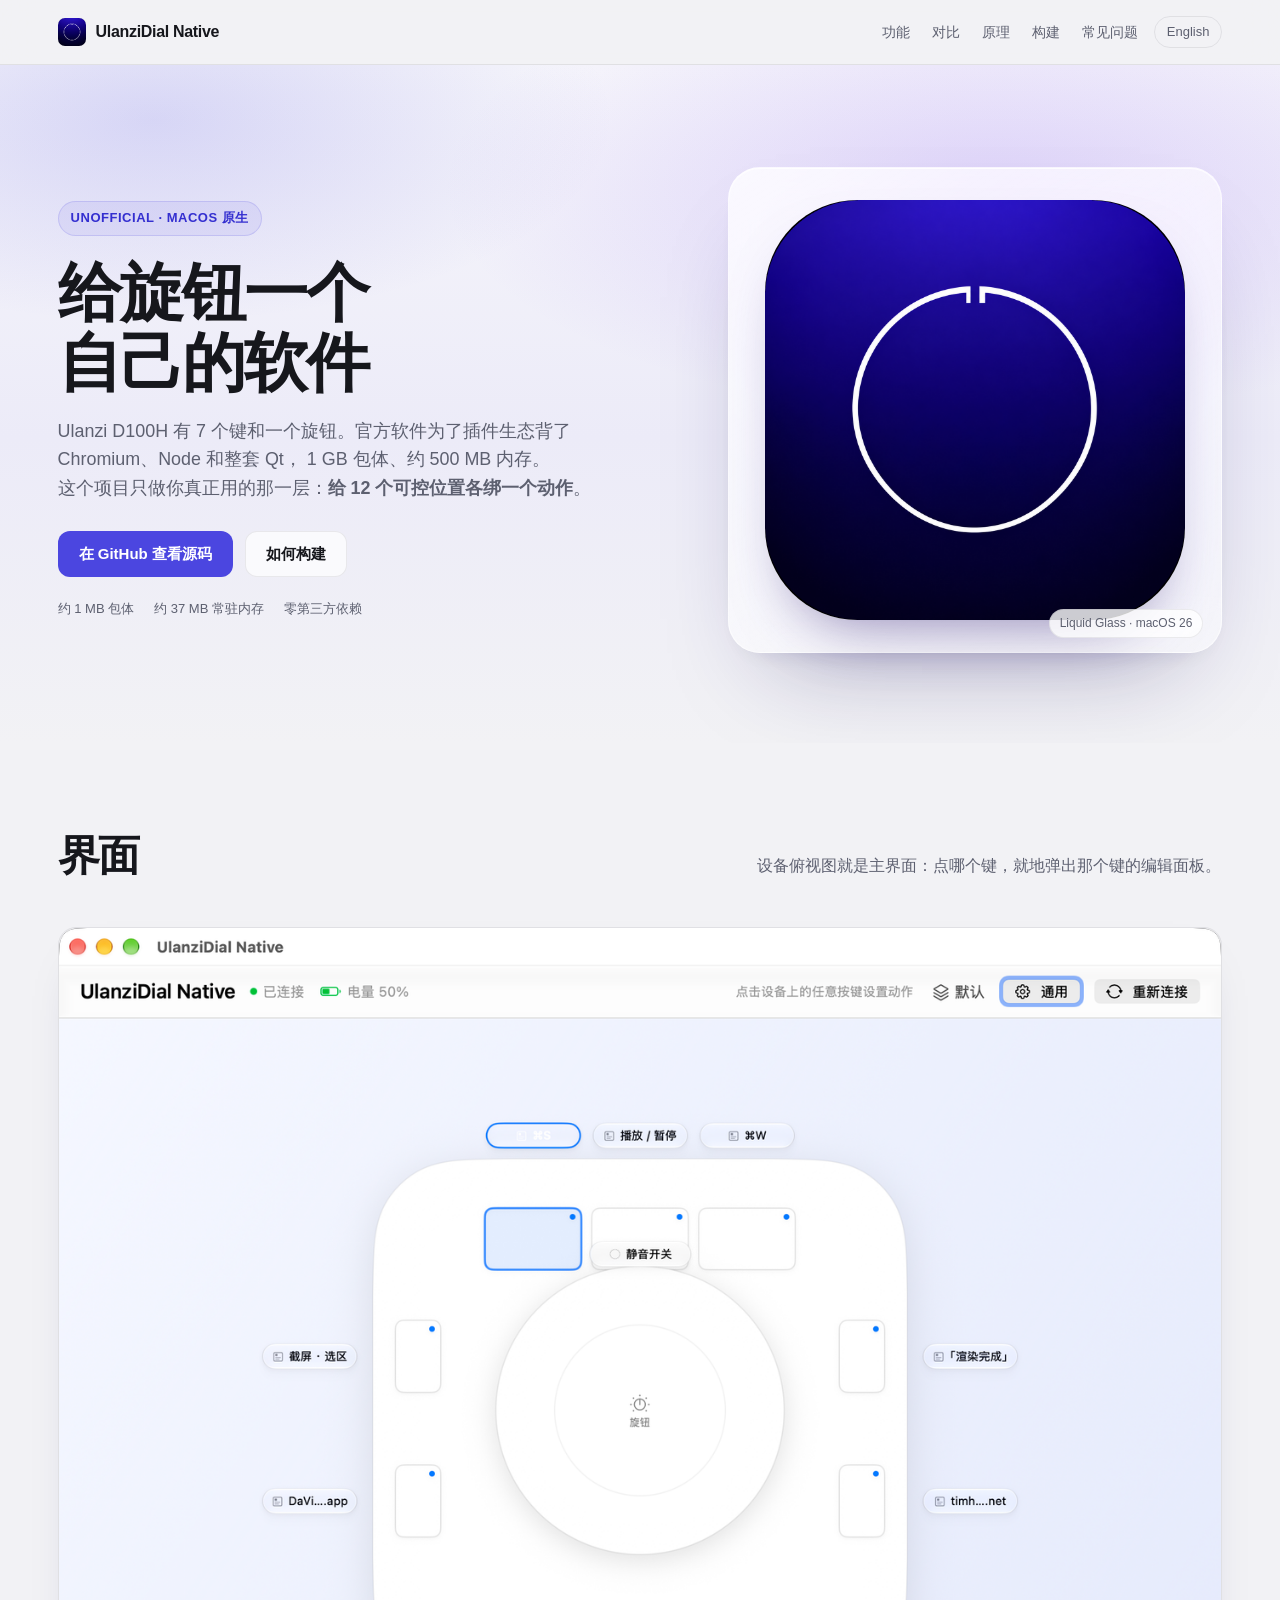
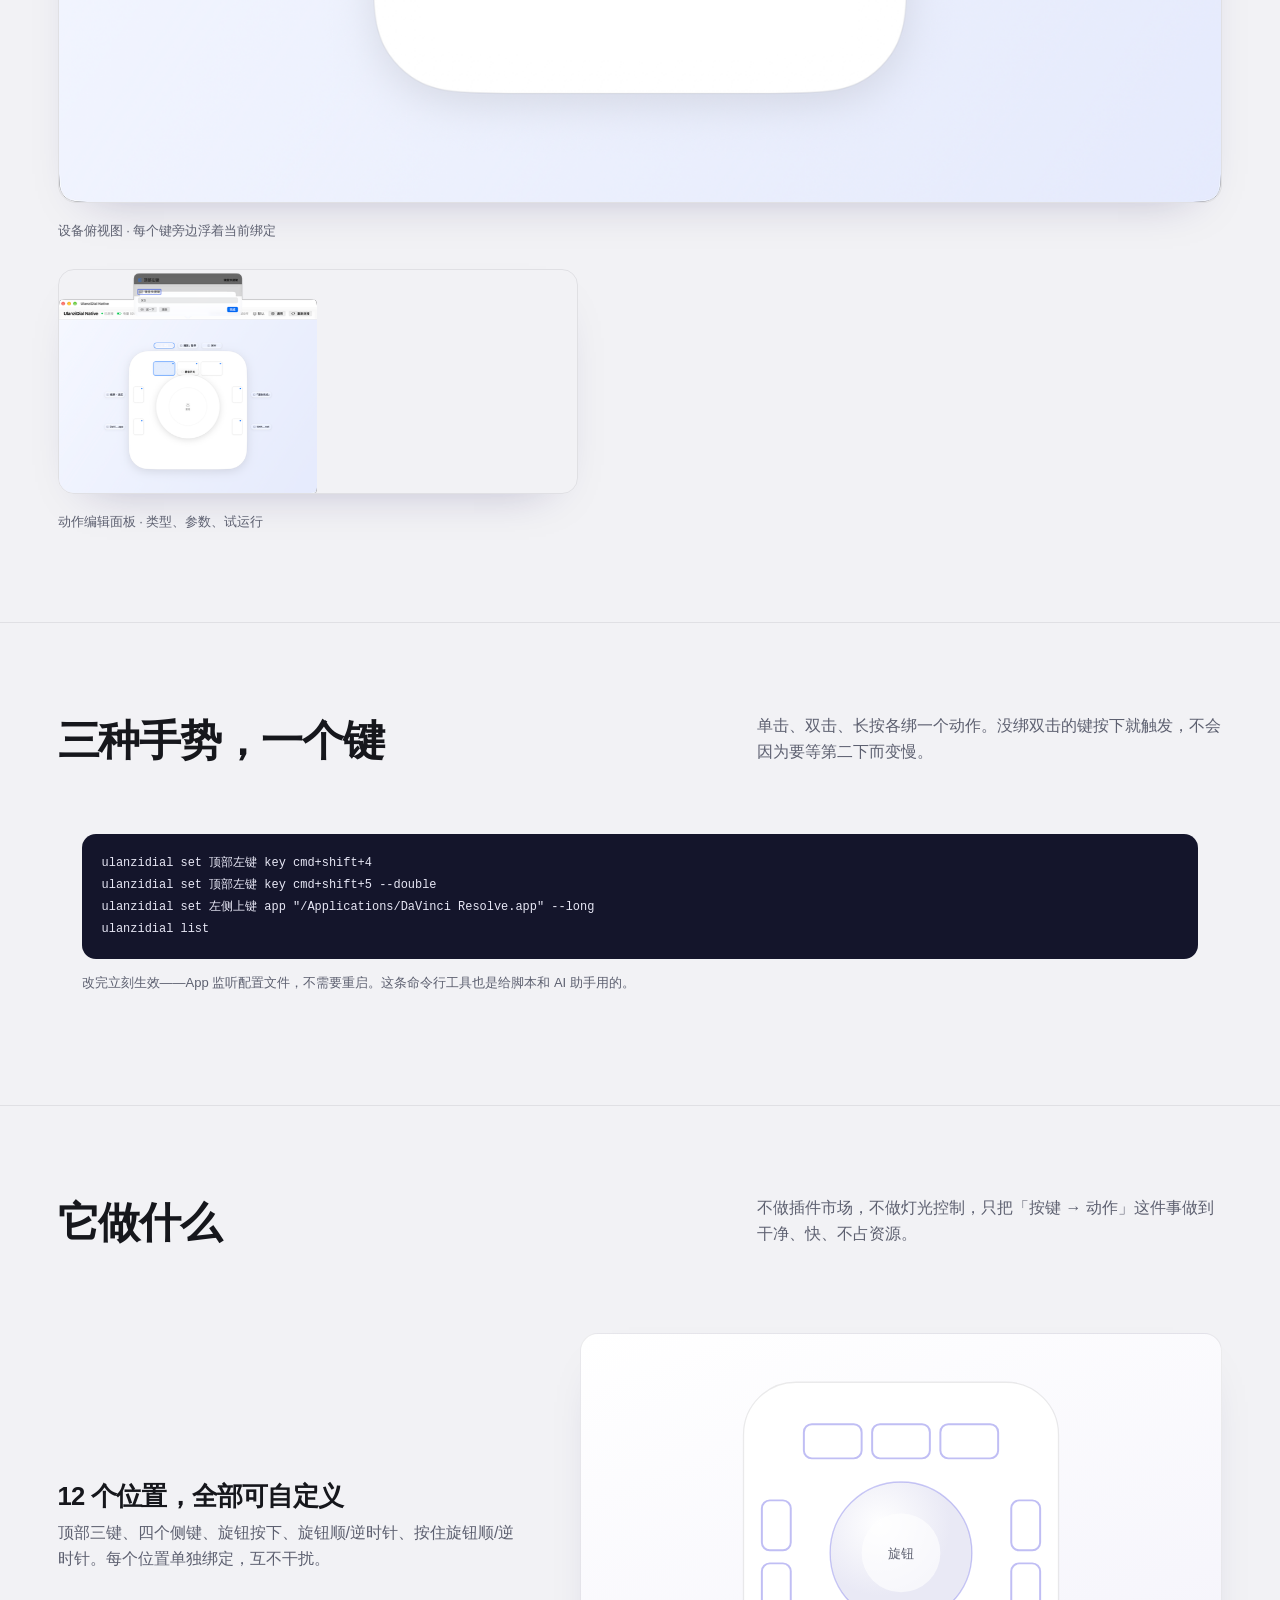
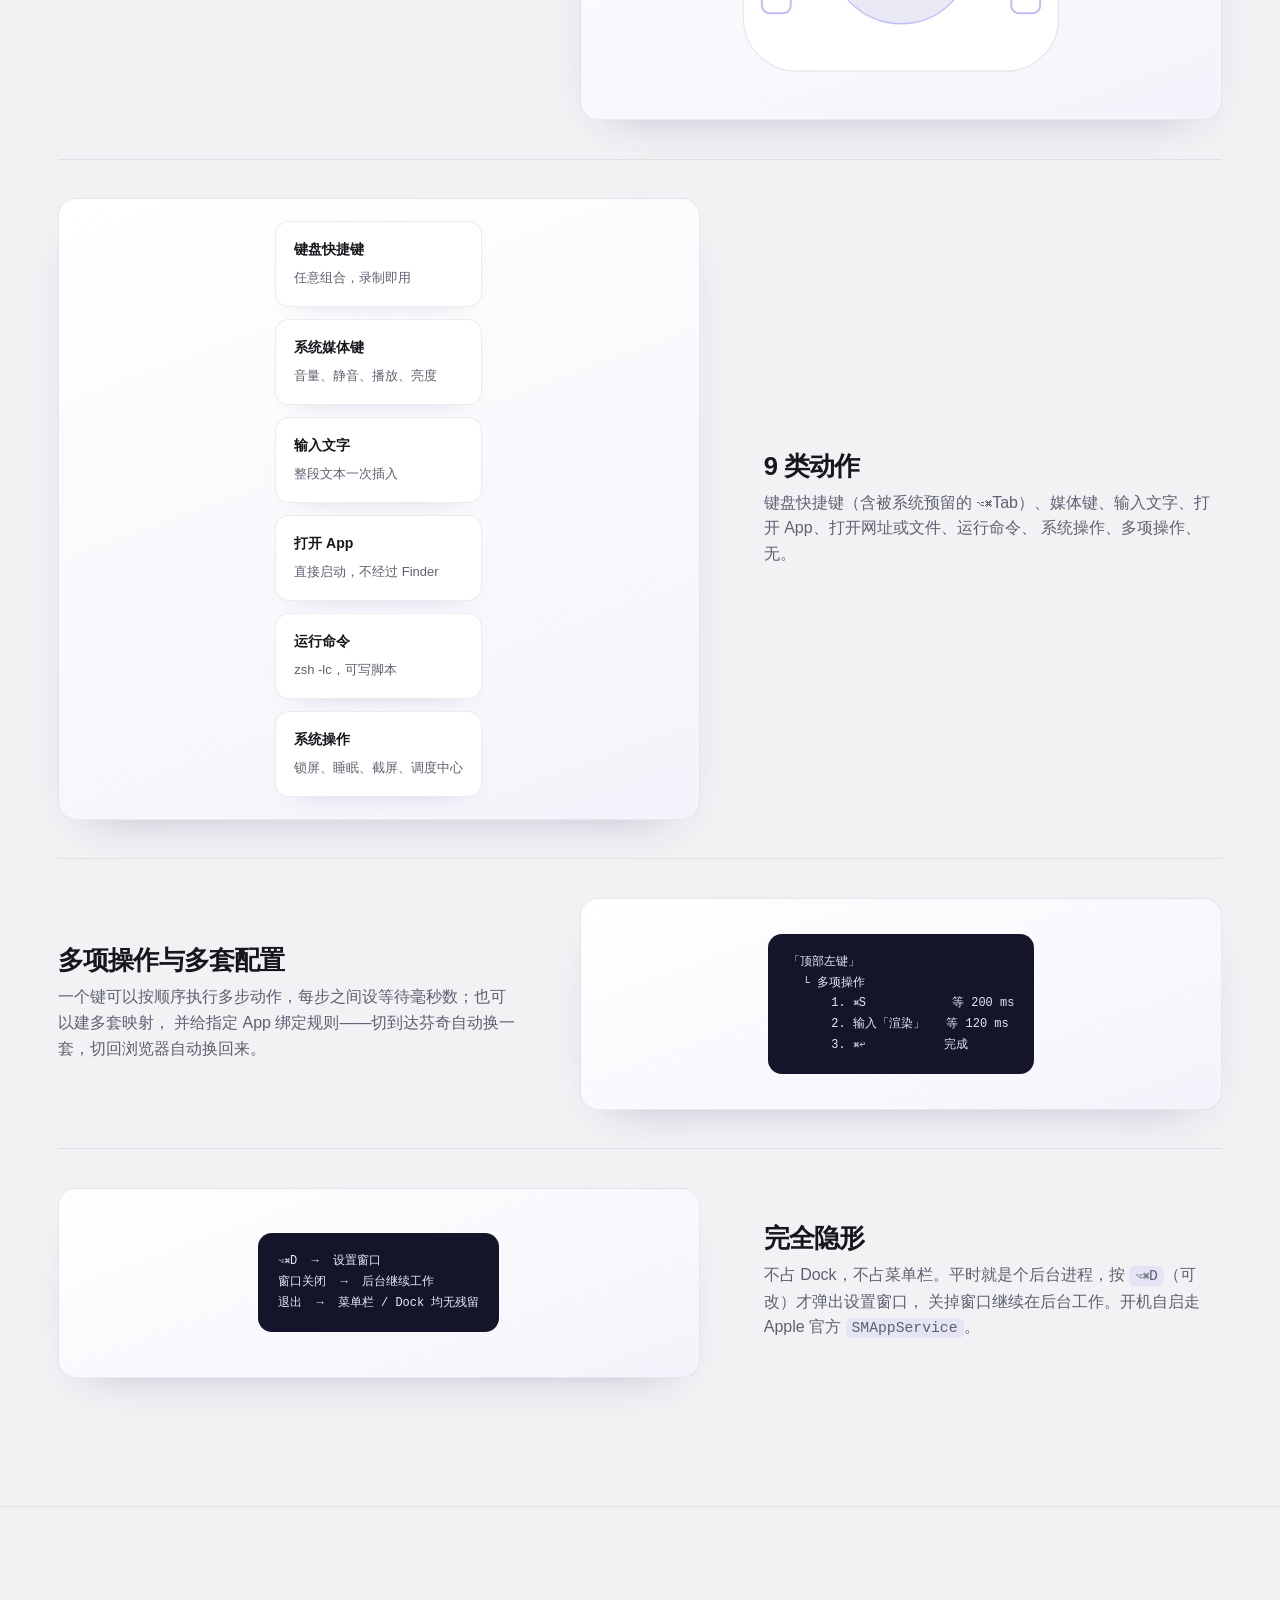
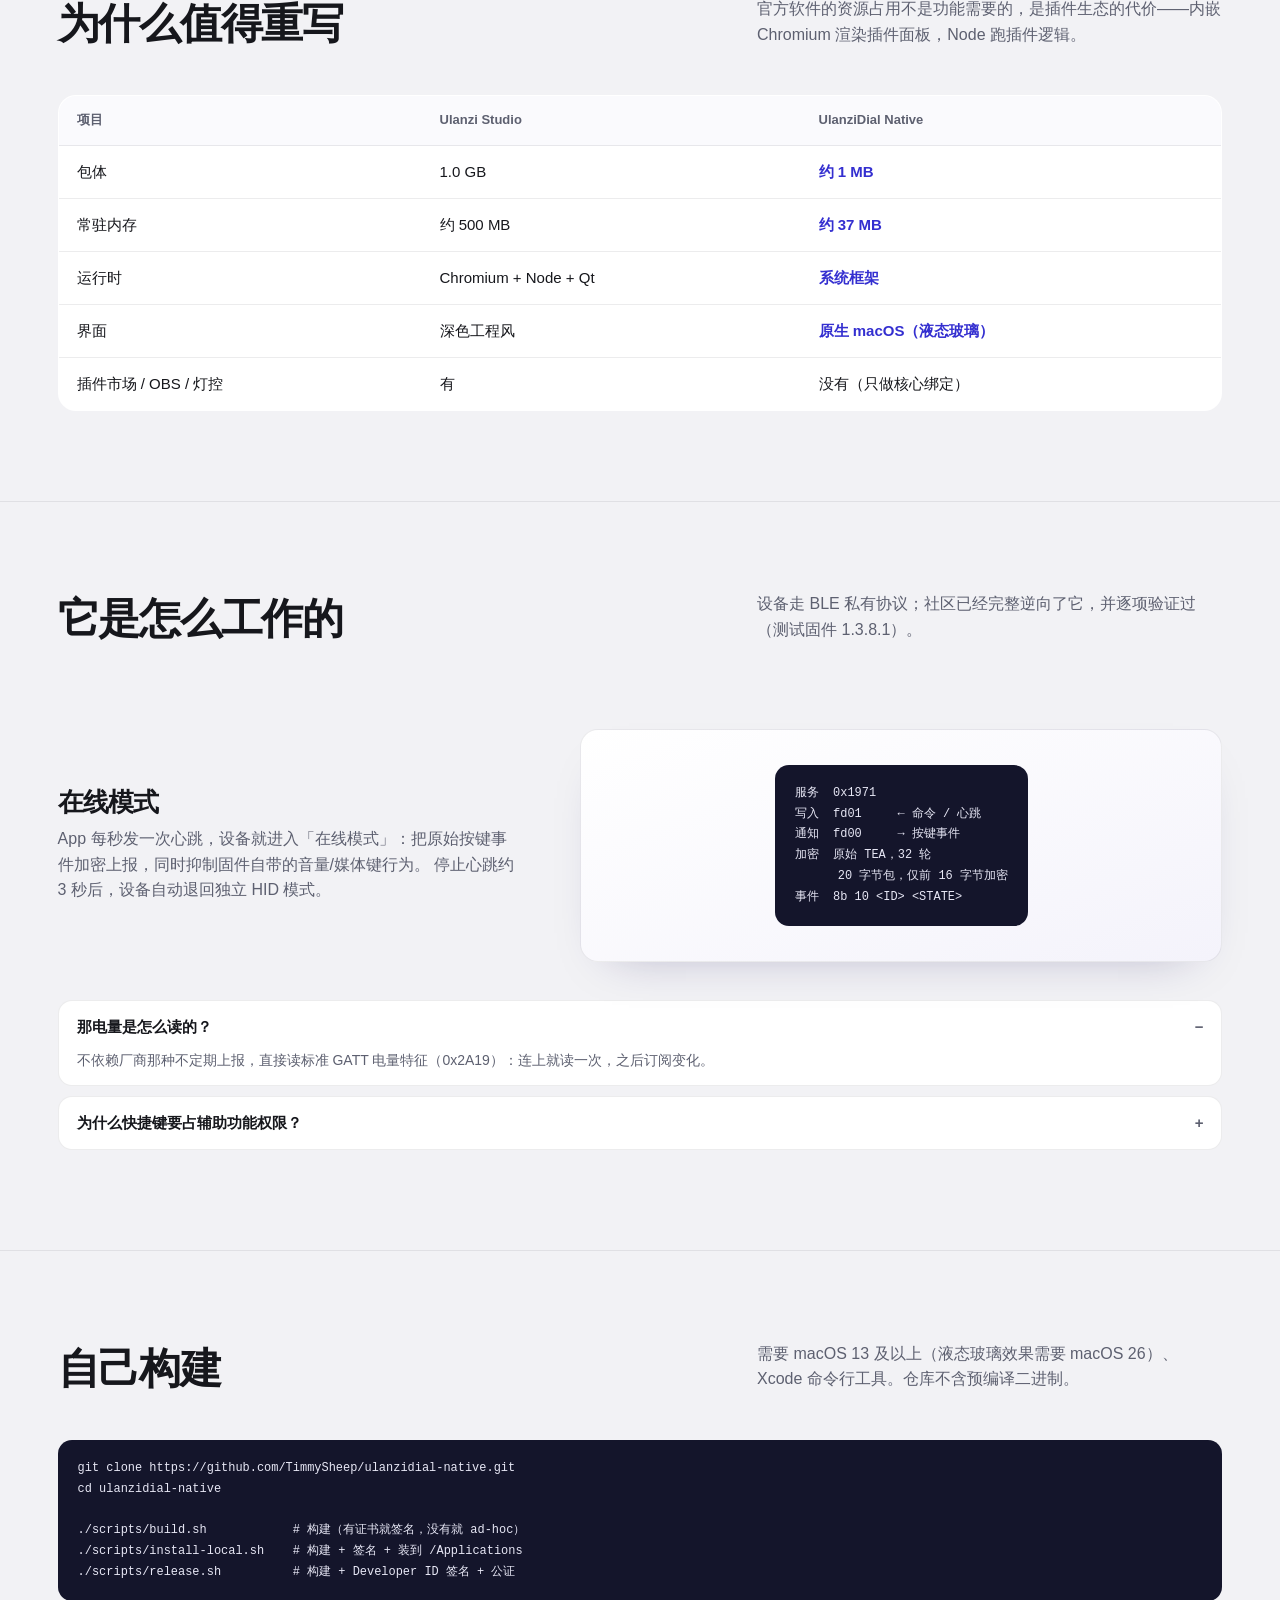
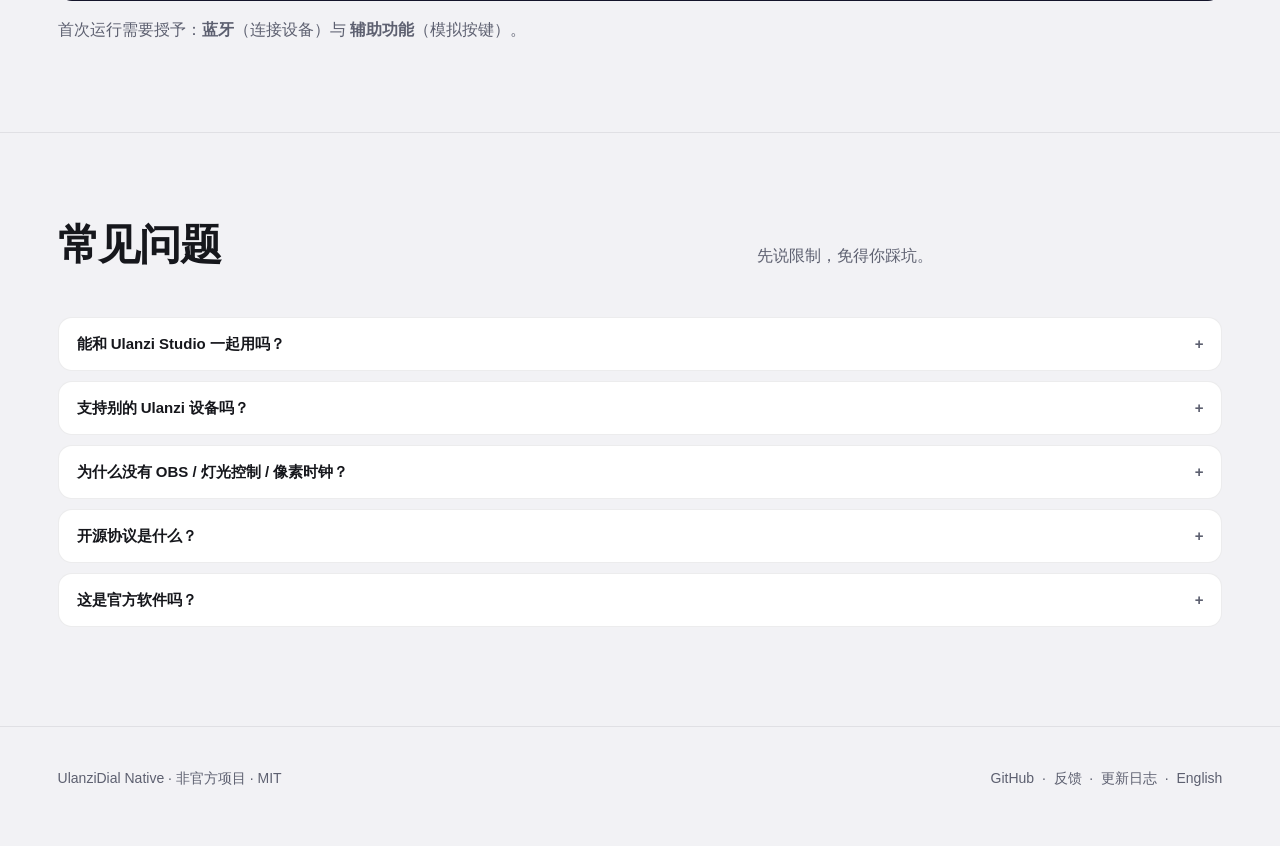
<file: docs/index.html>
<!DOCTYPE html>
<html lang="zh-CN">
<head>
<meta charset="utf-8">
<meta name="viewport" content="width=device-width, initial-scale=1">
<title>UlanziDial Native — 给 Ulanzi D100H 的原生 macOS 客户端</title>
<meta name="description" content="Ulanzi D100H 旋钮控制器的轻量原生替代客户端：12 个可自定义槽位，1 MB 包体、37 MB 内存，不装 1 GB 的官方软件。">
<link rel="icon" href="assets/icon.png">
<link rel="stylesheet" href="assets/style.css">
</head>
<body>

<nav class="nav">
  <div class="wrap nav-inner">
    <a class="brand" href="./"><img src="assets/icon.png" alt=""> UlanziDial Native</a>
    <div class="nav-links">
      <a href="#features">功能</a>
      <a href="#compare">对比</a>
      <a href="#protocol">原理</a>
      <a href="#build">构建</a>
      <a href="#faq">常见问题</a>
    </div>
    <a class="lang" href="en/">English</a>
  </div>
</nav>

<header class="hero">
  <div class="wrap hero-grid">
    <div class="hero-copy">
      <span class="eyebrow">Unofficial · macOS 原生</span>
      <h1><span>给旋钮一个</span><span>自己的软件</span></h1>
      <p class="lead">
        Ulanzi D100H 有 7 个键和一个旋钮。官方软件为了插件生态背了 Chromium、Node 和整套 Qt，
        1 GB 包体、约 500 MB 内存。<br>
        这个项目只做你真正用的那一层：<strong>给 12 个可控位置各绑一个动作</strong>。
      </p>
      <div class="hero-actions">
        <a class="btn btn-primary" href="https://github.com/TimmySheep/ulanzidial-native" target="_blank" rel="noopener">在 GitHub 查看源码</a>
        <a class="btn btn-ghost" href="#build">如何构建</a>
      </div>
      <div class="hero-meta">
        <span>约 1 MB 包体</span>
        <span>约 37 MB 常驻内存</span>
        <span>零第三方依赖</span>
      </div>
    </div>
    <div class="icon-stage">
      <img src="assets/icon.png" alt="UlanziDial Native 图标">
      <span class="icon-badge">Liquid Glass · macOS 26</span>
    </div>
  </div>
</header>

<section class="section" id="shots">
  <div class="wrap">
    <div class="section-head">
      <h2>界面</h2>
      <p>设备俯视图就是主界面：点哪个键，就地弹出那个键的编辑面板。</p>
    </div>
    <figure style="margin:0">
      <img src="assets/shot-main.png" alt="主界面：设备俯视图与按键绑定标签"
           style="width:100%;border-radius:18px;border:1px solid var(--hairline);box-shadow:var(--shadow-soft)">
      <figcaption style="margin-top:10px;font-size:13px;color:var(--muted)">设备俯视图 · 每个键旁边浮着当前绑定</figcaption>
    </figure>
    <figure style="margin:28px 0 0">
      <img src="assets/shot-editor.png" alt="按键动作编辑面板"
           style="max-width:520px;width:100%;border-radius:16px;border:1px solid var(--hairline);box-shadow:var(--shadow-soft)">
      <figcaption style="margin-top:10px;font-size:13px;color:var(--muted)">动作编辑面板 · 类型、参数、试运行</figcaption>
    </figure>
  </div>
</section>

<section class="section" id="gestures">
  <div class="wrap">
    <div class="section-head">
      <h2>三种手势，一个键</h2>
      <p>单击、双击、长按各绑一个动作。没绑双击的键按下就触发，不会因为要等第二下而变慢。</p>
    </div>
    <div class="glass" style="padding:22px 24px">
      <pre style="margin:0;font:13px/1.7 ui-monospace,SFMono-Regular,Menlo,monospace;overflow-x:auto"><code>ulanzidial set 顶部左键 key cmd+shift+4
ulanzidial set 顶部左键 key cmd+shift+5 --double
ulanzidial set 左侧上键 app "/Applications/DaVinci Resolve.app" --long
ulanzidial list</code></pre>
      <p style="margin:14px 0 0;font-size:13px;color:var(--muted)">
        改完立刻生效——App 监听配置文件，不需要重启。这条命令行工具也是给脚本和 AI 助手用的。
      </p>
    </div>
  </div>
</section>

<section class="section" id="features">
  <div class="wrap">
    <div class="section-head">
      <h2>它做什么</h2>
      <p>不做插件市场，不做灯光控制，只把「按键 → 动作」这件事做到干净、快、不占资源。</p>
    </div>

    <div class="feature">
      <div class="feature-copy">
        <h3>12 个位置，全部可自定义</h3>
        <p>顶部三键、四个侧键、旋钮按下、旋钮顺/逆时针、按住旋钮顺/逆时针。每个位置单独绑定，互不干扰。</p>
      </div>
      <div class="feature-art">
        <svg class="dial-svg" viewBox="0 0 320 260" role="img" aria-label="设备布局示意">
          <rect x="40" y="20" width="240" height="220" rx="40" fill="#fff" stroke="rgba(0,0,0,.08)"/>
          <rect class="key" x="86" y="52" width="44" height="26" rx="6"/>
          <rect class="key" x="138" y="52" width="44" height="26" rx="6"/>
          <rect class="key" x="190" y="52" width="44" height="26" rx="6"/>
          <rect class="key" x="54" y="110" width="22" height="38" rx="6"/>
          <rect class="key" x="54" y="158" width="22" height="38" rx="6"/>
          <rect class="key" x="244" y="110" width="22" height="38" rx="6"/>
          <rect class="key" x="244" y="158" width="22" height="38" rx="6"/>
          <defs>
            <radialGradient id="knobGrad" cx="35%" cy="30%">
              <stop offset="0" stop-color="#ffffff"/>
              <stop offset="1" stop-color="#e9e9f5"/>
            </radialGradient>
          </defs>
          <circle class="knob" cx="160" cy="150" r="54"/>
          <circle class="knob-inner" cx="160" cy="150" r="30"/>
          <text x="160" y="154" text-anchor="middle" font-size="10" fill="#5d6070">旋钮</text>
        </svg>
      </div>
    </div>

    <div class="feature flip">
      <div class="feature-copy">
        <h3>9 类动作</h3>
        <p>键盘快捷键（含被系统预留的 ⌥⌘Tab）、媒体键、输入文字、打开 App、打开网址或文件、运行命令、
           系统操作、多项操作、无。</p>
      </div>
      <div class="feature-art">
        <div class="actions-grid">
          <div class="action-card"><strong>键盘快捷键</strong><span>任意组合，录制即用</span></div>
          <div class="action-card"><strong>系统媒体键</strong><span>音量、静音、播放、亮度</span></div>
          <div class="action-card"><strong>输入文字</strong><span>整段文本一次插入</span></div>
          <div class="action-card"><strong>打开 App</strong><span>直接启动，不经过 Finder</span></div>
          <div class="action-card"><strong>运行命令</strong><span>zsh -lc，可写脚本</span></div>
          <div class="action-card"><strong>系统操作</strong><span>锁屏、睡眠、截屏、调度中心</span></div>
        </div>
      </div>
    </div>

    <div class="feature">
      <div class="feature-copy">
        <h3>多项操作与多套配置</h3>
        <p>一个键可以按顺序执行多步动作，每步之间设等待毫秒数；也可以建多套映射，
           并给指定 App 绑定规则——切到达芬奇自动换一套，切回浏览器自动换回来。</p>
      </div>
      <div class="feature-art">
        <pre><code>「顶部左键」
  └ 多项操作
      1. ⌘S            等 200 ms
      2. 输入「渲染」   等 120 ms
      3. ⌘↩           完成</code></pre>
      </div>
    </div>

    <div class="feature flip">
      <div class="feature-copy">
        <h3>完全隐形</h3>
        <p>不占 Dock，不占菜单栏。平时就是个后台进程，按 <code>⌥⌘D</code>（可改）才弹出设置窗口，
           关掉窗口继续在后台工作。开机自启走 Apple 官方 <code>SMAppService</code>。</p>
      </div>
      <div class="feature-art">
        <pre><code>⌥⌘D  →  设置窗口
窗口关闭  →  后台继续工作
退出  →  菜单栏 / Dock 均无残留</code></pre>
      </div>
    </div>
  </div>
</section>

<section class="section" id="compare">
  <div class="wrap">
    <div class="section-head">
      <h2>为什么值得重写</h2>
      <p>官方软件的资源占用不是功能需要的，是插件生态的代价——内嵌 Chromium 渲染插件面板，Node 跑插件逻辑。</p>
    </div>
    <table class="compare">
      <thead>
        <tr><th>项目</th><th>Ulanzi Studio</th><th>UlanziDial Native</th></tr>
      </thead>
      <tbody>
        <tr><td>包体</td><td>1.0 GB</td><td class="good">约 1 MB</td></tr>
        <tr><td>常驻内存</td><td>约 500 MB</td><td class="good">约 37 MB</td></tr>
        <tr><td>运行时</td><td>Chromium + Node + Qt</td><td class="good">系统框架</td></tr>
        <tr><td>界面</td><td>深色工程风</td><td class="good">原生 macOS（液态玻璃）</td></tr>
        <tr><td>插件市场 / OBS / 灯控</td><td>有</td><td>没有（只做核心绑定）</td></tr>
      </tbody>
    </table>
  </div>
</section>

<section class="section" id="protocol">
  <div class="wrap">
    <div class="section-head">
      <h2>它是怎么工作的</h2>
      <p>设备走 BLE 私有协议；社区已经完整逆向了它，并逐项验证过（测试固件 1.3.8.1）。</p>
    </div>
    <div class="feature">
      <div class="feature-copy">
        <h3>在线模式</h3>
        <p>App 每秒发一次心跳，设备就进入「在线模式」：把原始按键事件加密上报，同时抑制固件自带的音量/媒体键行为。
           停止心跳约 3 秒后，设备自动退回独立 HID 模式。</p>
      </div>
      <div class="feature-art">
        <pre><code>服务  0x1971
写入  fd01     ← 命令 / 心跳
通知  fd00     → 按键事件
加密  原始 TEA，32 轮
      20 字节包，仅前 16 字节加密
事件  8b 10 &lt;ID&gt; &lt;STATE&gt;</code></pre>
      </div>
    </div>
    <details open>
      <summary>那电量是怎么读的？</summary>
      <p>不依赖厂商那种不定期上报，直接读标准 GATT 电量特征（0x2A19）：连上就读一次，之后订阅变化。</p>
    </details>
    <details>
      <summary>为什么快捷键要占辅助功能权限？</summary>
      <p>模拟按键要通过 <code>CGEvent</code> 注入系统事件流；录制快捷键时还要用 <code>CGEventTap</code>
         抓取被系统预留的组合（例如 ⌥⌘Tab），这两个 API 都要求辅助功能授权。</p>
    </details>
  </div>
</section>

<section class="section" id="build">
  <div class="wrap">
    <div class="section-head">
      <h2>自己构建</h2>
      <p>需要 macOS 13 及以上（液态玻璃效果需要 macOS 26）、Xcode 命令行工具。仓库不含预编译二进制。</p>
    </div>
    <pre><code>git clone https://github.com/TimmySheep/ulanzidial-native.git
cd ulanzidial-native

./scripts/build.sh            # 构建（有证书就签名，没有就 ad-hoc）
./scripts/install-local.sh    # 构建 + 签名 + 装到 /Applications
./scripts/release.sh          # 构建 + Developer ID 签名 + 公证</code></pre>
    <p style="margin-top:16px;color:var(--muted)">
      首次运行需要授予：<strong>蓝牙</strong>（连接设备）与 <strong>辅助功能</strong>（模拟按键）。
    </p>
  </div>
</section>

<section class="section" id="faq">
  <div class="wrap">
    <div class="section-head">
      <h2>常见问题</h2>
      <p>先说限制，免得你踩坑。</p>
    </div>
    <details><summary>能和 Ulanzi Studio 一起用吗？</summary>
      <p>不能。两者会争抢同一个 BLE 设备，必须二选一。</p></details>
    <details><summary>支持别的 Ulanzi 设备吗？</summary>
      <p>只在 D100H、固件 1.3.8.1 上验证过。协议对其他型号可能不同，未做适配。</p></details>
    <details><summary>为什么没有 OBS / 灯光控制 / 像素时钟？</summary>
      <p>那些是官方插件的功能，需要各自单独实现（OBS 要走 WebSocket，灯控是另一套 BLE 协议）。本项目只做核心绑定。</p></details>
    <details><summary>开源协议是什么？</summary>
      <p>MIT。名称「Ulanzi」属于深圳优篮子科技，本项目仅在描述兼容硬件时使用。</p></details>
    <details><summary>这是官方软件吗？</summary>
      <p>不是。这是个人自用的非官方替代品，与 Ulanzi 无关，也不包含官方软件的任何资源。</p></details>
  </div>
</section>

<footer class="footer">
  <div class="wrap footer-inner">
    <span>UlanziDial Native · 非官方项目 · MIT</span>
    <span>
      <a href="https://github.com/TimmySheep/ulanzidial-native" target="_blank" rel="noopener">GitHub</a>
      &nbsp;·&nbsp;
      <a href="https://github.com/TimmySheep/ulanzidial-native/issues" target="_blank" rel="noopener">反馈</a>
      &nbsp;·&nbsp;
      <a href="https://timhuang.net/ulanzidial-native/">更新日志</a>
      &nbsp;·&nbsp;
      <a href="en/">English</a>
    </span>
  </div>
</footer>

</body>
</html>
</file>
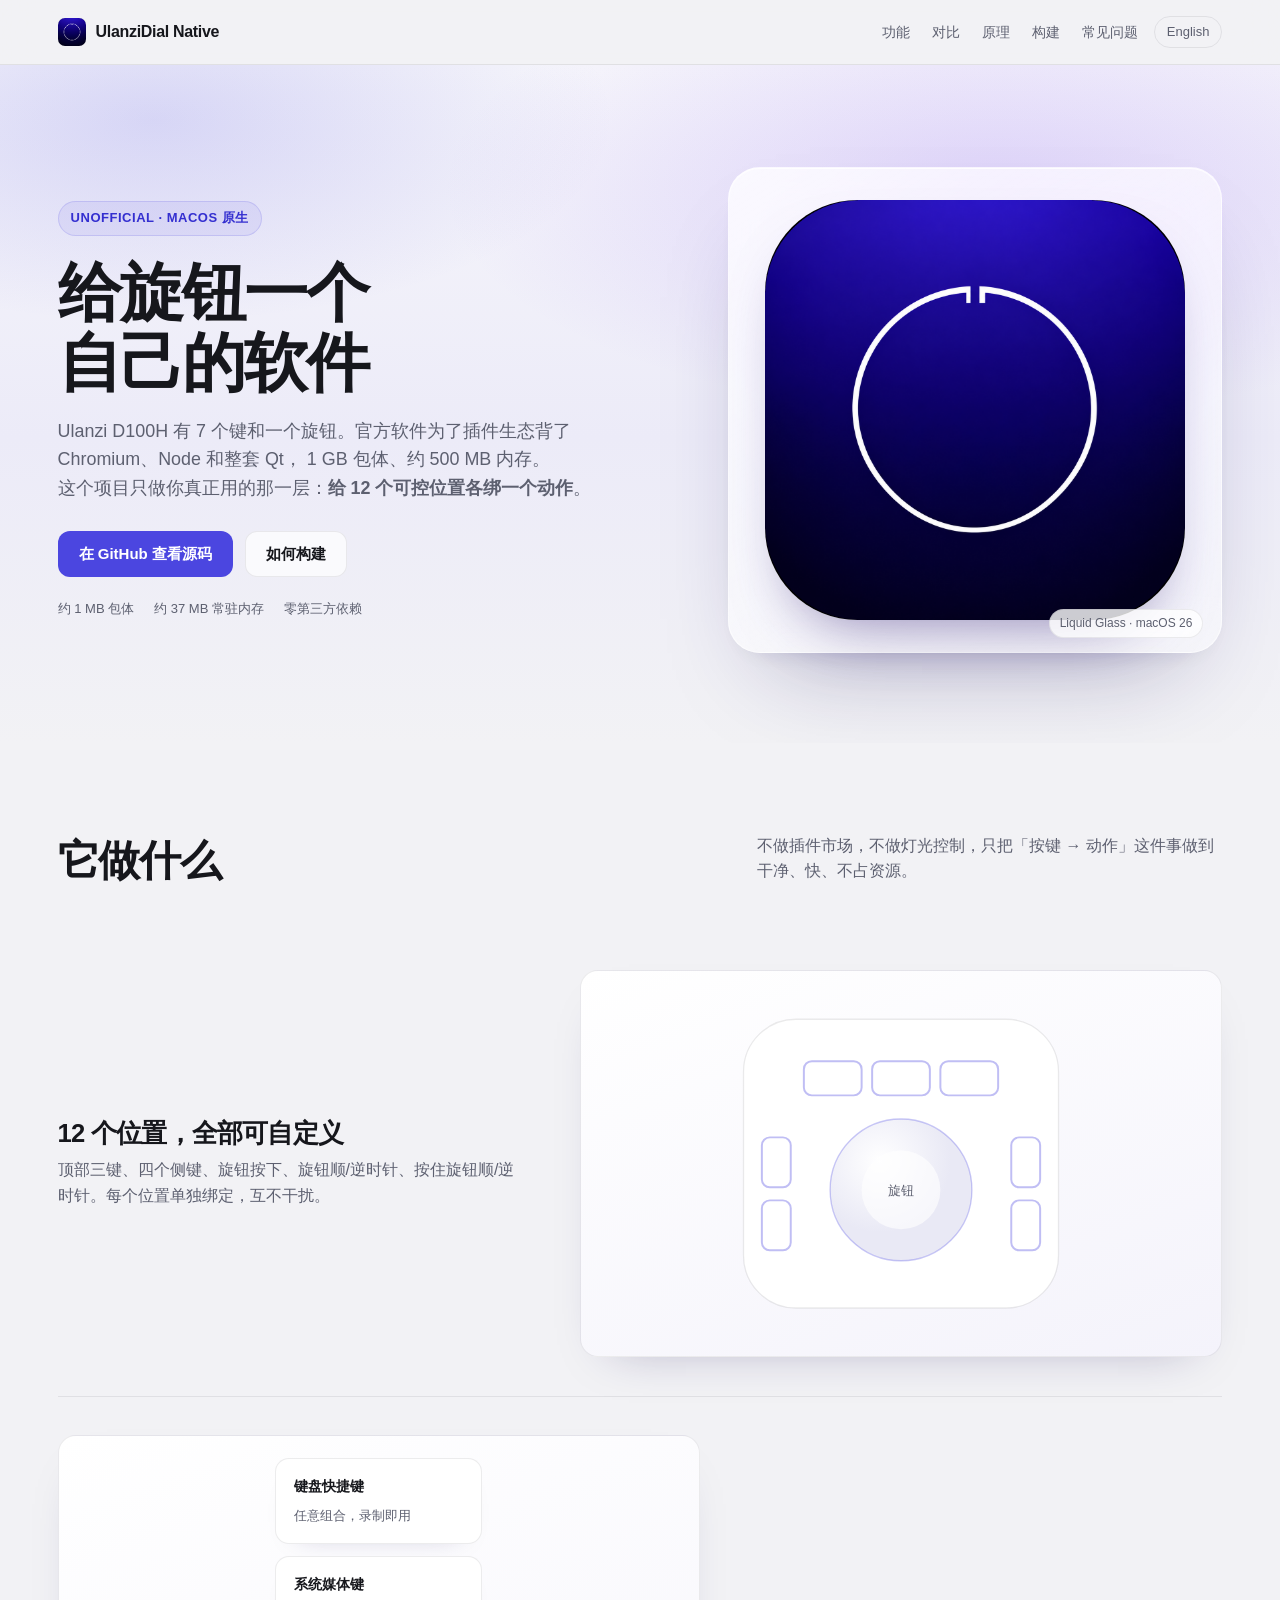
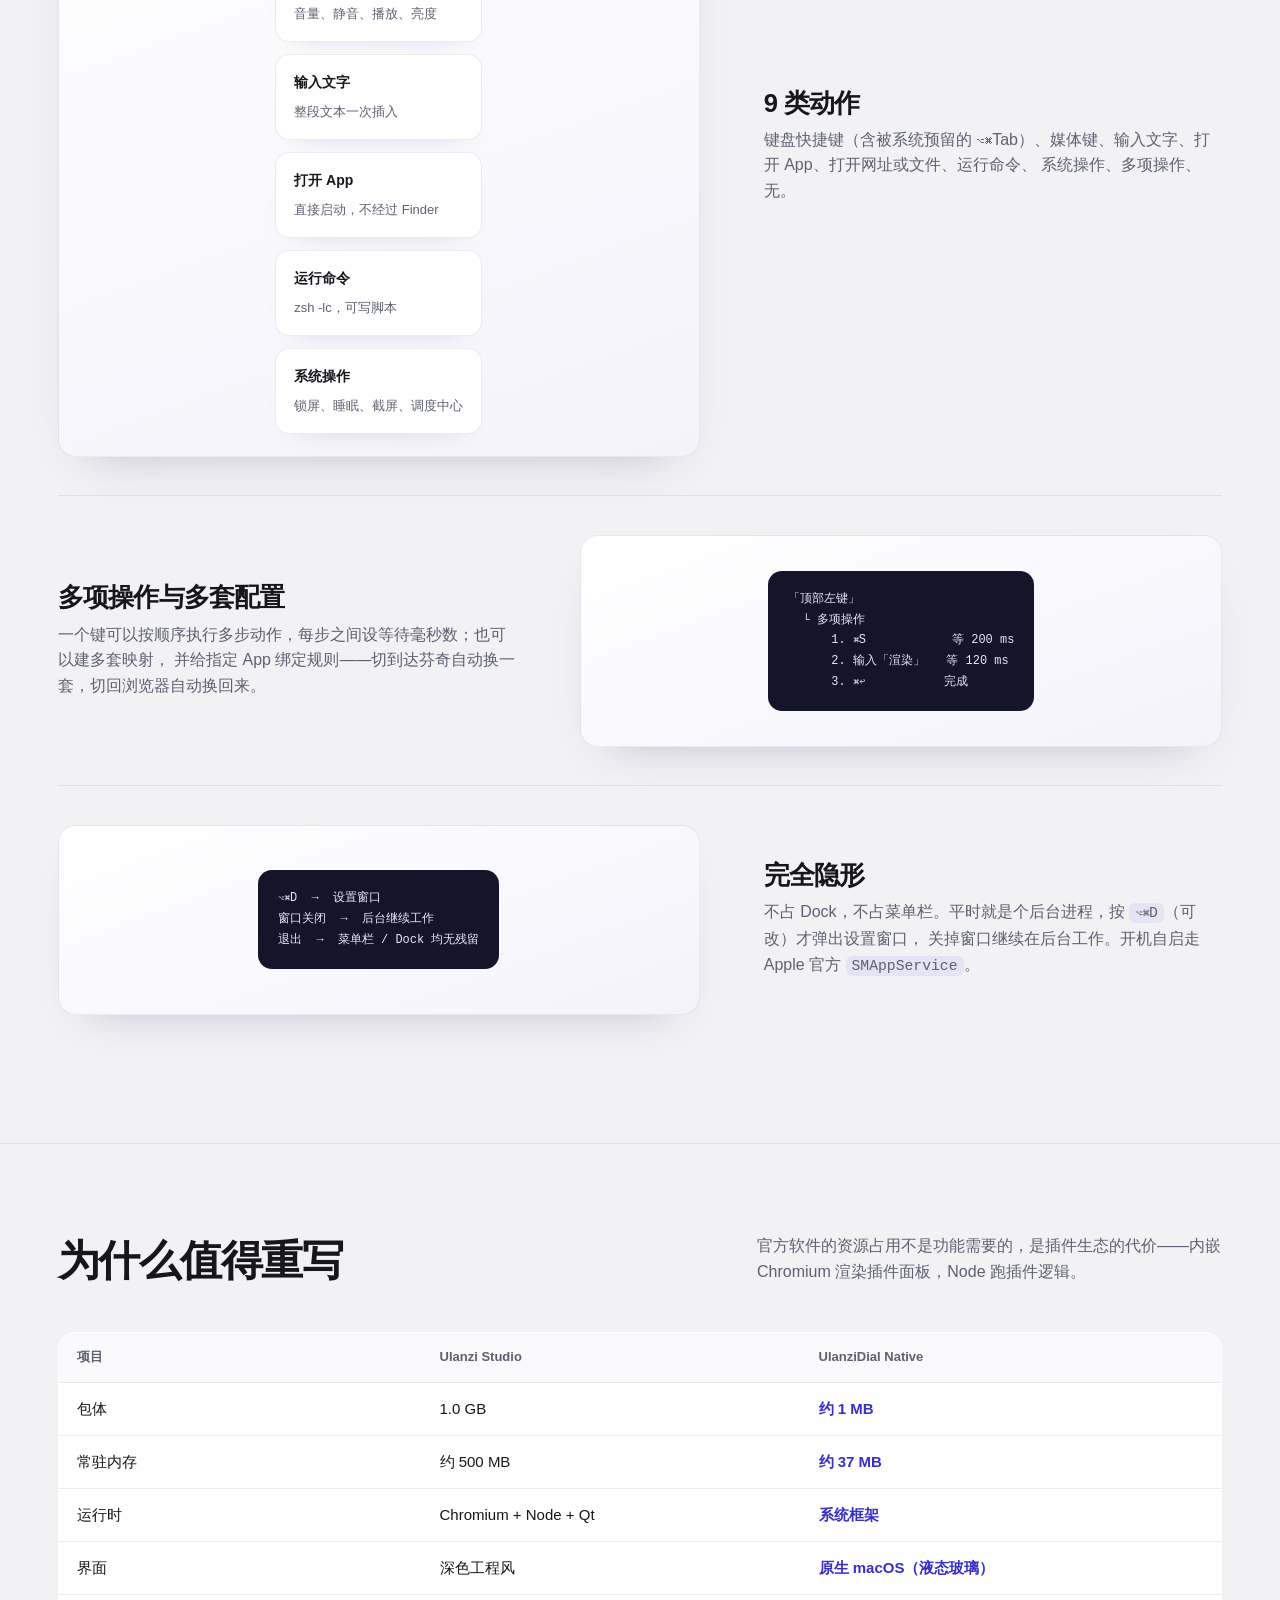
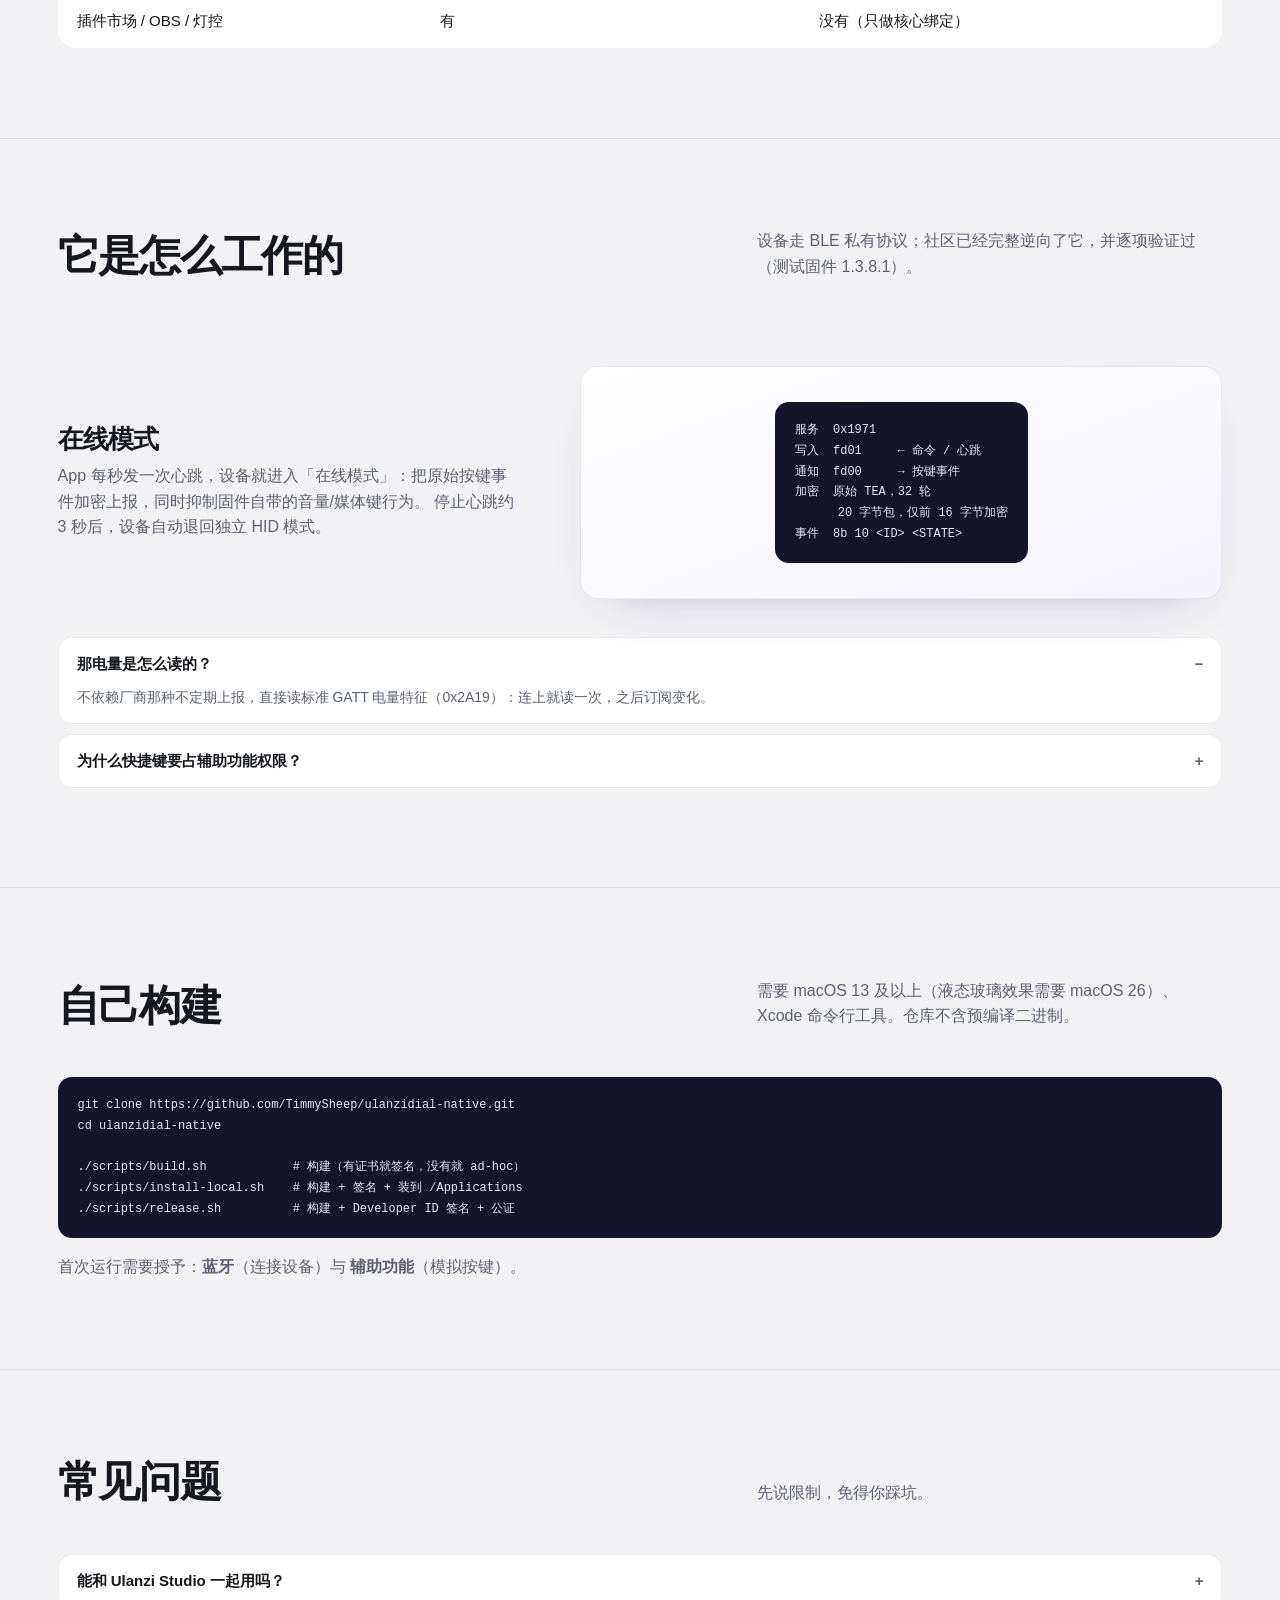
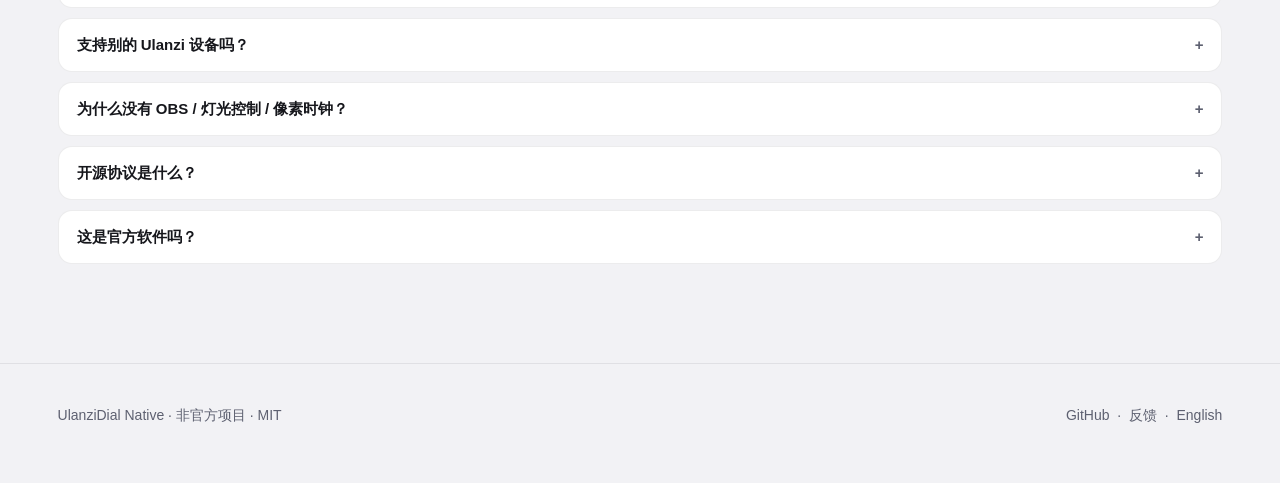
<file: site/index.html>
<!DOCTYPE html>
<html lang="zh-CN">
<head>
<meta charset="utf-8">
<meta name="viewport" content="width=device-width, initial-scale=1">
<title>UlanziDial Native — 给 Ulanzi D100H 的原生 macOS 客户端</title>
<meta name="description" content="Ulanzi D100H 旋钮控制器的轻量原生替代客户端：12 个可自定义槽位，1 MB 包体、37 MB 内存，不装 1 GB 的官方软件。">
<link rel="icon" href="assets/icon.png">
<link rel="stylesheet" href="assets/style.css">
</head>
<body>

<nav class="nav">
  <div class="wrap nav-inner">
    <a class="brand" href="./"><img src="assets/icon.png" alt=""> UlanziDial Native</a>
    <div class="nav-links">
      <a href="#features">功能</a>
      <a href="#compare">对比</a>
      <a href="#protocol">原理</a>
      <a href="#build">构建</a>
      <a href="#faq">常见问题</a>
    </div>
    <a class="lang" href="en/">English</a>
  </div>
</nav>

<header class="hero">
  <div class="wrap hero-grid">
    <div class="hero-copy">
      <span class="eyebrow">Unofficial · macOS 原生</span>
      <h1><span>给旋钮一个</span><span>自己的软件</span></h1>
      <p class="lead">
        Ulanzi D100H 有 7 个键和一个旋钮。官方软件为了插件生态背了 Chromium、Node 和整套 Qt，
        1 GB 包体、约 500 MB 内存。<br>
        这个项目只做你真正用的那一层：<strong>给 12 个可控位置各绑一个动作</strong>。
      </p>
      <div class="hero-actions">
        <a class="btn btn-primary" href="https://github.com/TimmySheep/ulanzidial-native" target="_blank" rel="noopener">在 GitHub 查看源码</a>
        <a class="btn btn-ghost" href="#build">如何构建</a>
      </div>
      <div class="hero-meta">
        <span>约 1 MB 包体</span>
        <span>约 37 MB 常驻内存</span>
        <span>零第三方依赖</span>
      </div>
    </div>
    <div class="icon-stage">
      <img src="assets/icon.png" alt="UlanziDial Native 图标">
      <span class="icon-badge">Liquid Glass · macOS 26</span>
    </div>
  </div>
</header>

<section class="section" id="features">
  <div class="wrap">
    <div class="section-head">
      <h2>它做什么</h2>
      <p>不做插件市场，不做灯光控制，只把「按键 → 动作」这件事做到干净、快、不占资源。</p>
    </div>

    <div class="feature">
      <div class="feature-copy">
        <h3>12 个位置，全部可自定义</h3>
        <p>顶部三键、四个侧键、旋钮按下、旋钮顺/逆时针、按住旋钮顺/逆时针。每个位置单独绑定，互不干扰。</p>
      </div>
      <div class="feature-art">
        <svg class="dial-svg" viewBox="0 0 320 260" role="img" aria-label="设备布局示意">
          <rect x="40" y="20" width="240" height="220" rx="40" fill="#fff" stroke="rgba(0,0,0,.08)"/>
          <rect class="key" x="86" y="52" width="44" height="26" rx="6"/>
          <rect class="key" x="138" y="52" width="44" height="26" rx="6"/>
          <rect class="key" x="190" y="52" width="44" height="26" rx="6"/>
          <rect class="key" x="54" y="110" width="22" height="38" rx="6"/>
          <rect class="key" x="54" y="158" width="22" height="38" rx="6"/>
          <rect class="key" x="244" y="110" width="22" height="38" rx="6"/>
          <rect class="key" x="244" y="158" width="22" height="38" rx="6"/>
          <defs>
            <radialGradient id="knobGrad" cx="35%" cy="30%">
              <stop offset="0" stop-color="#ffffff"/>
              <stop offset="1" stop-color="#e9e9f5"/>
            </radialGradient>
          </defs>
          <circle class="knob" cx="160" cy="150" r="54"/>
          <circle class="knob-inner" cx="160" cy="150" r="30"/>
          <text x="160" y="154" text-anchor="middle" font-size="10" fill="#5d6070">旋钮</text>
        </svg>
      </div>
    </div>

    <div class="feature flip">
      <div class="feature-copy">
        <h3>9 类动作</h3>
        <p>键盘快捷键（含被系统预留的 ⌥⌘Tab）、媒体键、输入文字、打开 App、打开网址或文件、运行命令、
           系统操作、多项操作、无。</p>
      </div>
      <div class="feature-art">
        <div class="actions-grid">
          <div class="action-card"><strong>键盘快捷键</strong><span>任意组合，录制即用</span></div>
          <div class="action-card"><strong>系统媒体键</strong><span>音量、静音、播放、亮度</span></div>
          <div class="action-card"><strong>输入文字</strong><span>整段文本一次插入</span></div>
          <div class="action-card"><strong>打开 App</strong><span>直接启动，不经过 Finder</span></div>
          <div class="action-card"><strong>运行命令</strong><span>zsh -lc，可写脚本</span></div>
          <div class="action-card"><strong>系统操作</strong><span>锁屏、睡眠、截屏、调度中心</span></div>
        </div>
      </div>
    </div>

    <div class="feature">
      <div class="feature-copy">
        <h3>多项操作与多套配置</h3>
        <p>一个键可以按顺序执行多步动作，每步之间设等待毫秒数；也可以建多套映射，
           并给指定 App 绑定规则——切到达芬奇自动换一套，切回浏览器自动换回来。</p>
      </div>
      <div class="feature-art">
        <pre><code>「顶部左键」
  └ 多项操作
      1. ⌘S            等 200 ms
      2. 输入「渲染」   等 120 ms
      3. ⌘↩           完成</code></pre>
      </div>
    </div>

    <div class="feature flip">
      <div class="feature-copy">
        <h3>完全隐形</h3>
        <p>不占 Dock，不占菜单栏。平时就是个后台进程，按 <code>⌥⌘D</code>（可改）才弹出设置窗口，
           关掉窗口继续在后台工作。开机自启走 Apple 官方 <code>SMAppService</code>。</p>
      </div>
      <div class="feature-art">
        <pre><code>⌥⌘D  →  设置窗口
窗口关闭  →  后台继续工作
退出  →  菜单栏 / Dock 均无残留</code></pre>
      </div>
    </div>
  </div>
</section>

<section class="section" id="compare">
  <div class="wrap">
    <div class="section-head">
      <h2>为什么值得重写</h2>
      <p>官方软件的资源占用不是功能需要的，是插件生态的代价——内嵌 Chromium 渲染插件面板，Node 跑插件逻辑。</p>
    </div>
    <table class="compare">
      <thead>
        <tr><th>项目</th><th>Ulanzi Studio</th><th>UlanziDial Native</th></tr>
      </thead>
      <tbody>
        <tr><td>包体</td><td>1.0 GB</td><td class="good">约 1 MB</td></tr>
        <tr><td>常驻内存</td><td>约 500 MB</td><td class="good">约 37 MB</td></tr>
        <tr><td>运行时</td><td>Chromium + Node + Qt</td><td class="good">系统框架</td></tr>
        <tr><td>界面</td><td>深色工程风</td><td class="good">原生 macOS（液态玻璃）</td></tr>
        <tr><td>插件市场 / OBS / 灯控</td><td>有</td><td>没有（只做核心绑定）</td></tr>
      </tbody>
    </table>
  </div>
</section>

<section class="section" id="protocol">
  <div class="wrap">
    <div class="section-head">
      <h2>它是怎么工作的</h2>
      <p>设备走 BLE 私有协议；社区已经完整逆向了它，并逐项验证过（测试固件 1.3.8.1）。</p>
    </div>
    <div class="feature">
      <div class="feature-copy">
        <h3>在线模式</h3>
        <p>App 每秒发一次心跳，设备就进入「在线模式」：把原始按键事件加密上报，同时抑制固件自带的音量/媒体键行为。
           停止心跳约 3 秒后，设备自动退回独立 HID 模式。</p>
      </div>
      <div class="feature-art">
        <pre><code>服务  0x1971
写入  fd01     ← 命令 / 心跳
通知  fd00     → 按键事件
加密  原始 TEA，32 轮
      20 字节包，仅前 16 字节加密
事件  8b 10 &lt;ID&gt; &lt;STATE&gt;</code></pre>
      </div>
    </div>
    <details open>
      <summary>那电量是怎么读的？</summary>
      <p>不依赖厂商那种不定期上报，直接读标准 GATT 电量特征（0x2A19）：连上就读一次，之后订阅变化。</p>
    </details>
    <details>
      <summary>为什么快捷键要占辅助功能权限？</summary>
      <p>模拟按键要通过 <code>CGEvent</code> 注入系统事件流；录制快捷键时还要用 <code>CGEventTap</code>
         抓取被系统预留的组合（例如 ⌥⌘Tab），这两个 API 都要求辅助功能授权。</p>
    </details>
  </div>
</section>

<section class="section" id="build">
  <div class="wrap">
    <div class="section-head">
      <h2>自己构建</h2>
      <p>需要 macOS 13 及以上（液态玻璃效果需要 macOS 26）、Xcode 命令行工具。仓库不含预编译二进制。</p>
    </div>
    <pre><code>git clone https://github.com/TimmySheep/ulanzidial-native.git
cd ulanzidial-native

./scripts/build.sh            # 构建（有证书就签名，没有就 ad-hoc）
./scripts/install-local.sh    # 构建 + 签名 + 装到 /Applications
./scripts/release.sh          # 构建 + Developer ID 签名 + 公证</code></pre>
    <p style="margin-top:16px;color:var(--muted)">
      首次运行需要授予：<strong>蓝牙</strong>（连接设备）与 <strong>辅助功能</strong>（模拟按键）。
    </p>
  </div>
</section>

<section class="section" id="faq">
  <div class="wrap">
    <div class="section-head">
      <h2>常见问题</h2>
      <p>先说限制，免得你踩坑。</p>
    </div>
    <details><summary>能和 Ulanzi Studio 一起用吗？</summary>
      <p>不能。两者会争抢同一个 BLE 设备，必须二选一。</p></details>
    <details><summary>支持别的 Ulanzi 设备吗？</summary>
      <p>只在 D100H、固件 1.3.8.1 上验证过。协议对其他型号可能不同，未做适配。</p></details>
    <details><summary>为什么没有 OBS / 灯光控制 / 像素时钟？</summary>
      <p>那些是官方插件的功能，需要各自单独实现（OBS 要走 WebSocket，灯控是另一套 BLE 协议）。本项目只做核心绑定。</p></details>
    <details><summary>开源协议是什么？</summary>
      <p>MIT。名称「Ulanzi」属于深圳优篮子科技，本项目仅在描述兼容硬件时使用。</p></details>
    <details><summary>这是官方软件吗？</summary>
      <p>不是。这是个人自用的非官方替代品，与 Ulanzi 无关，也不包含官方软件的任何资源。</p></details>
  </div>
</section>

<footer class="footer">
  <div class="wrap footer-inner">
    <span>UlanziDial Native · 非官方项目 · MIT</span>
    <span>
      <a href="https://github.com/TimmySheep/ulanzidial-native" target="_blank" rel="noopener">GitHub</a>
      &nbsp;·&nbsp;
      <a href="https://github.com/TimmySheep/ulanzidial-native/issues" target="_blank" rel="noopener">反馈</a>
      &nbsp;·&nbsp;
      <a href="en/">English</a>
    </span>
  </div>
</footer>

</body>
</html>
</file>
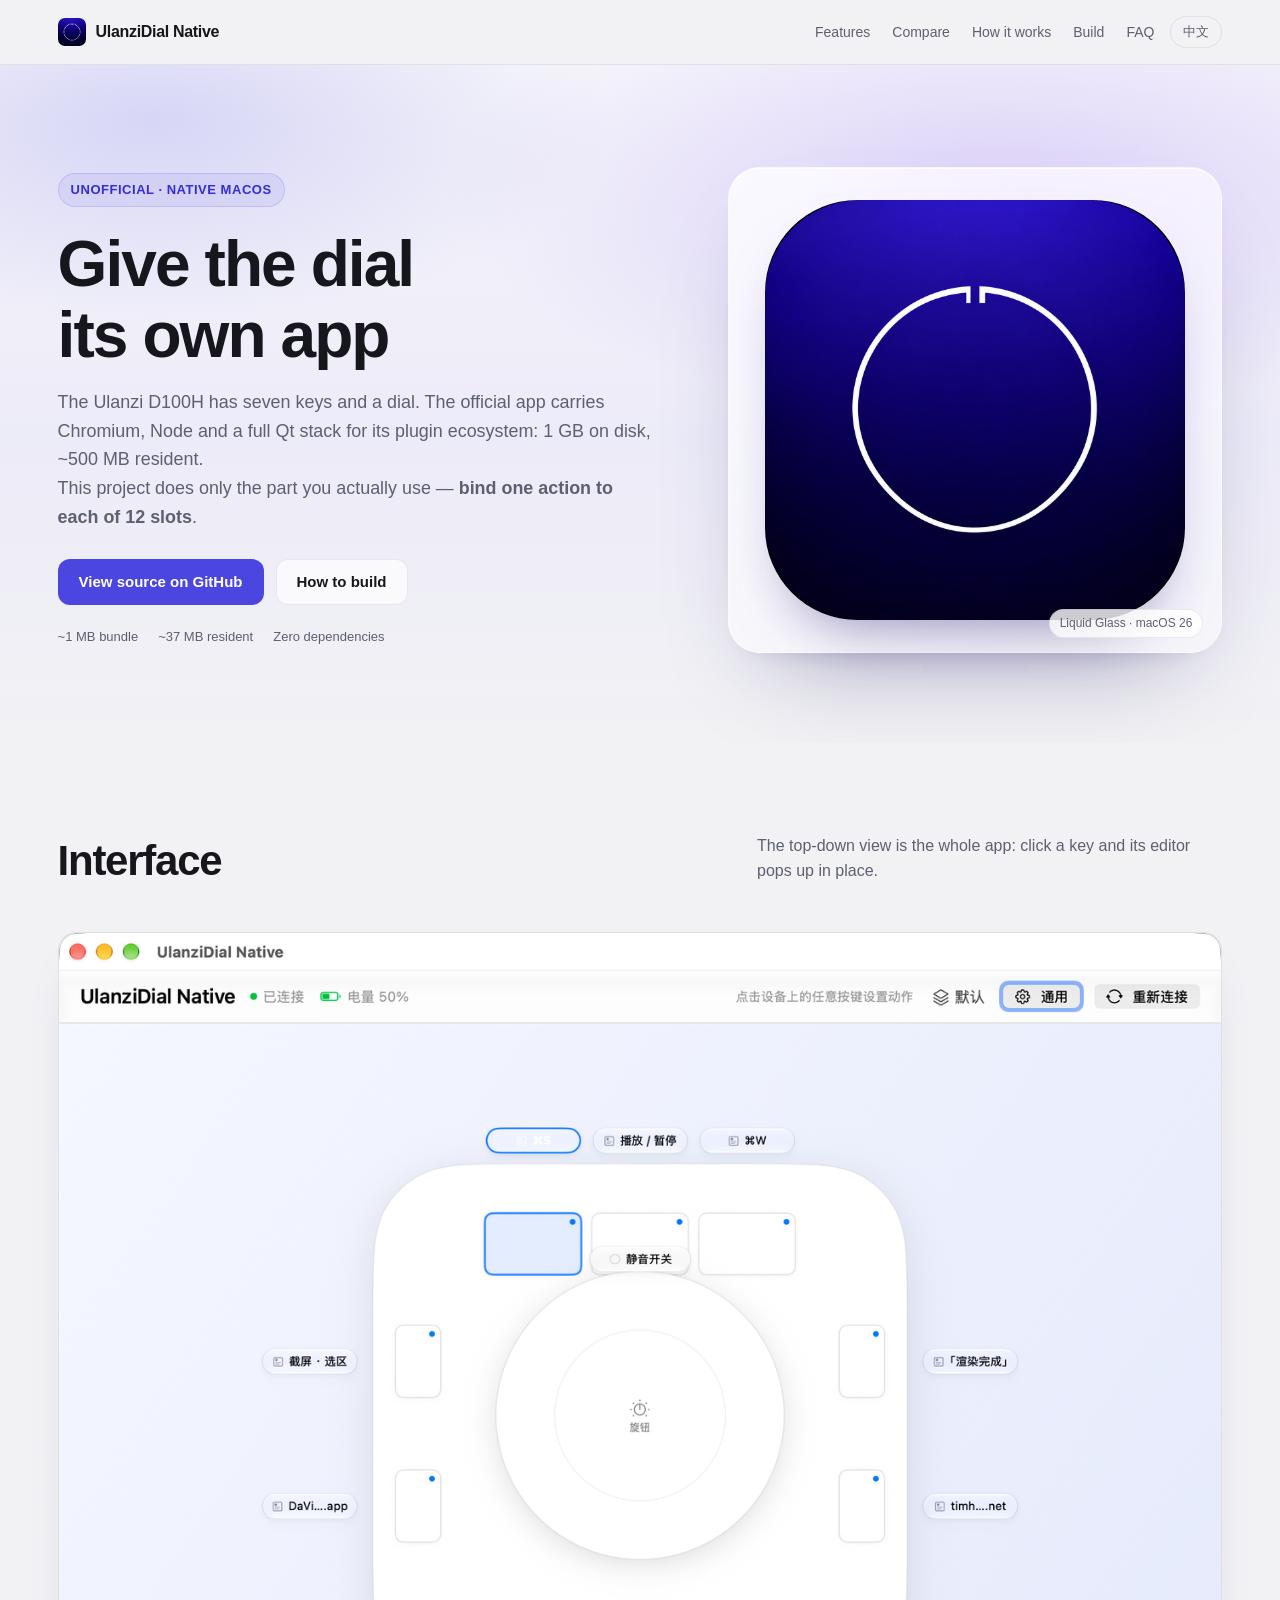
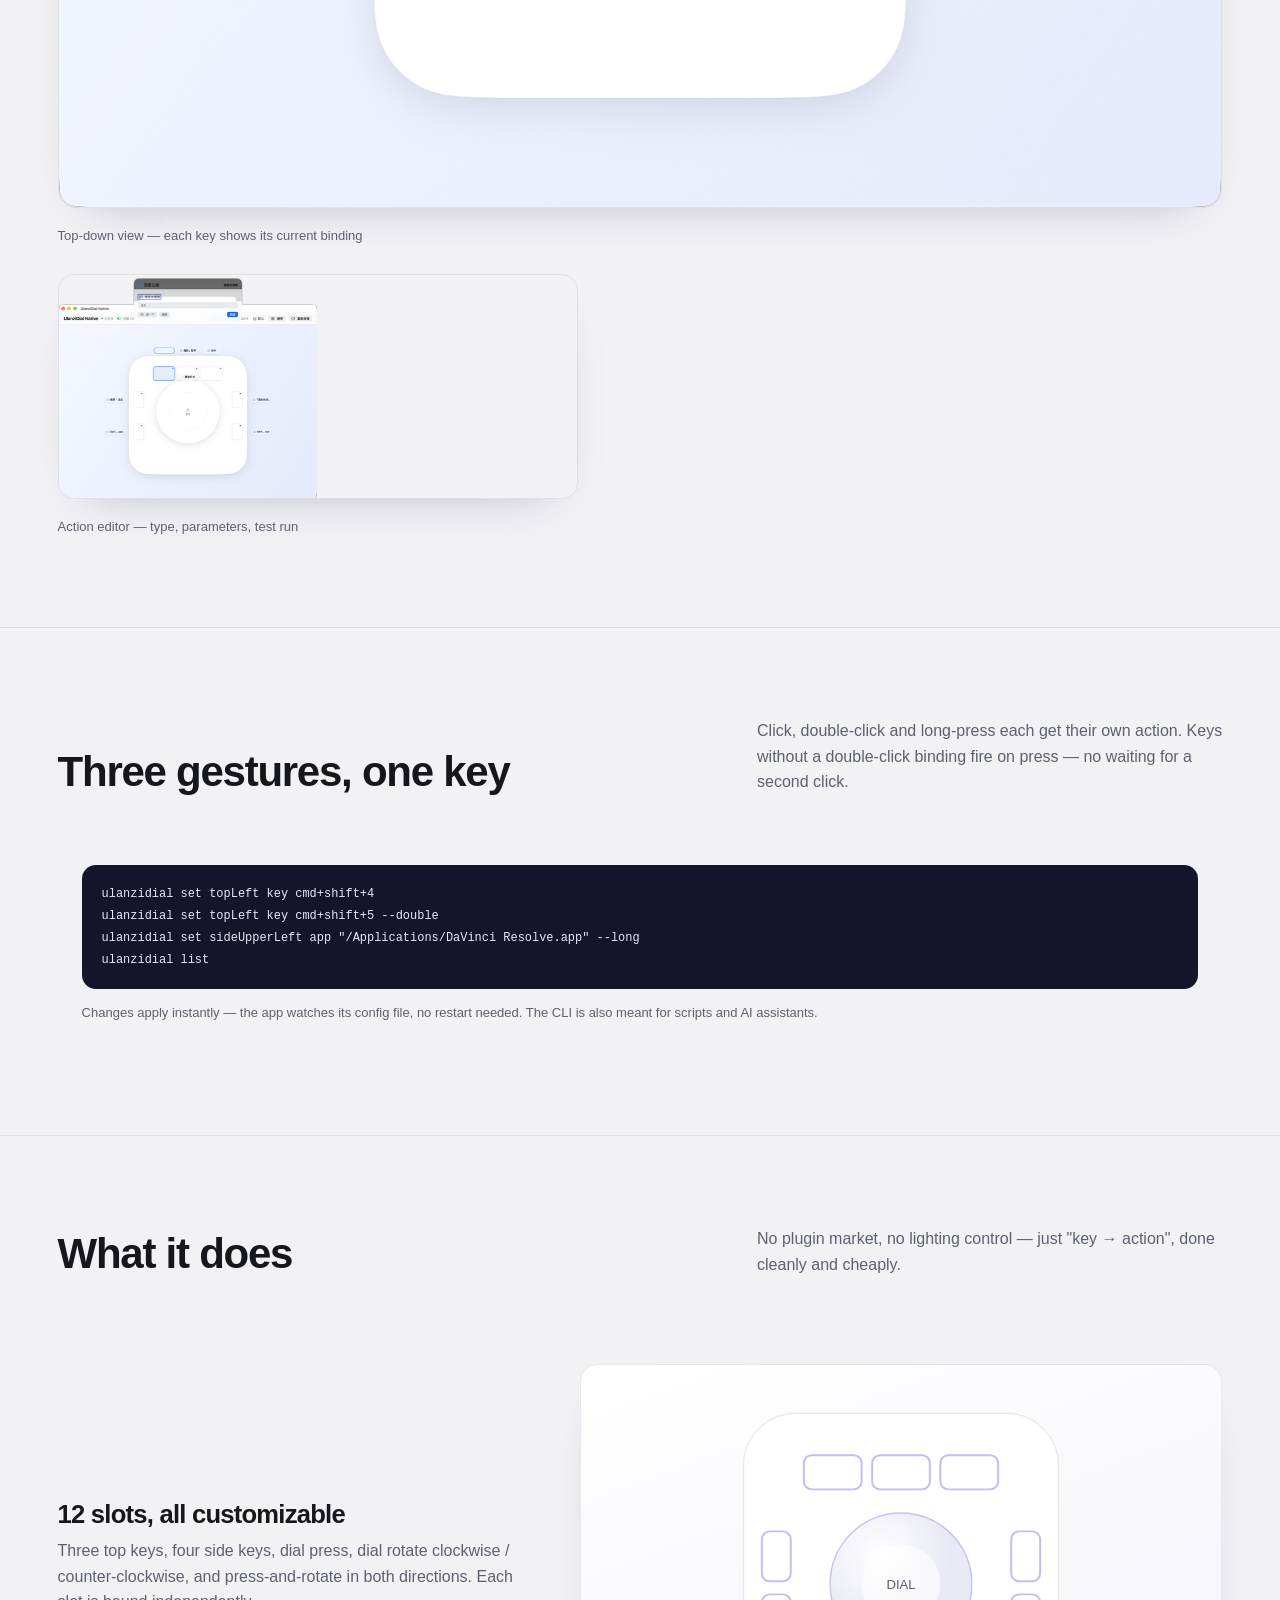
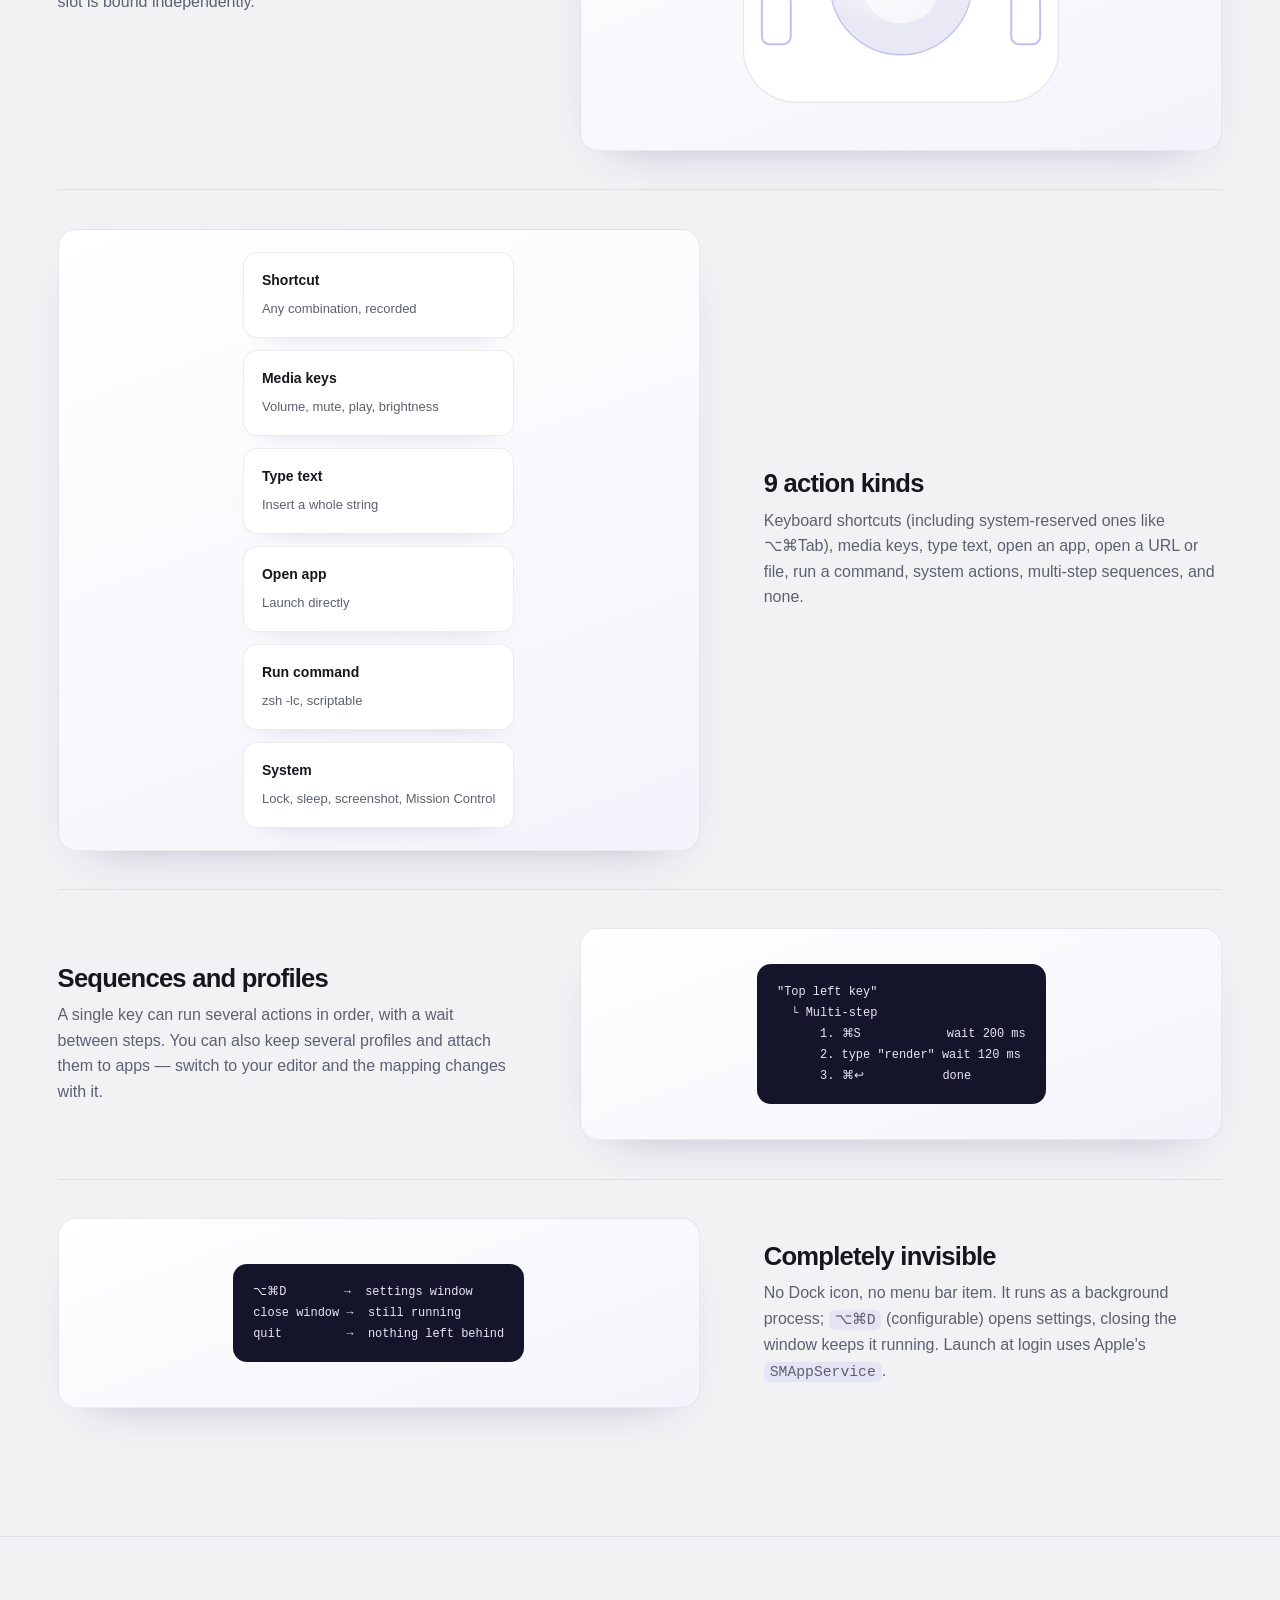
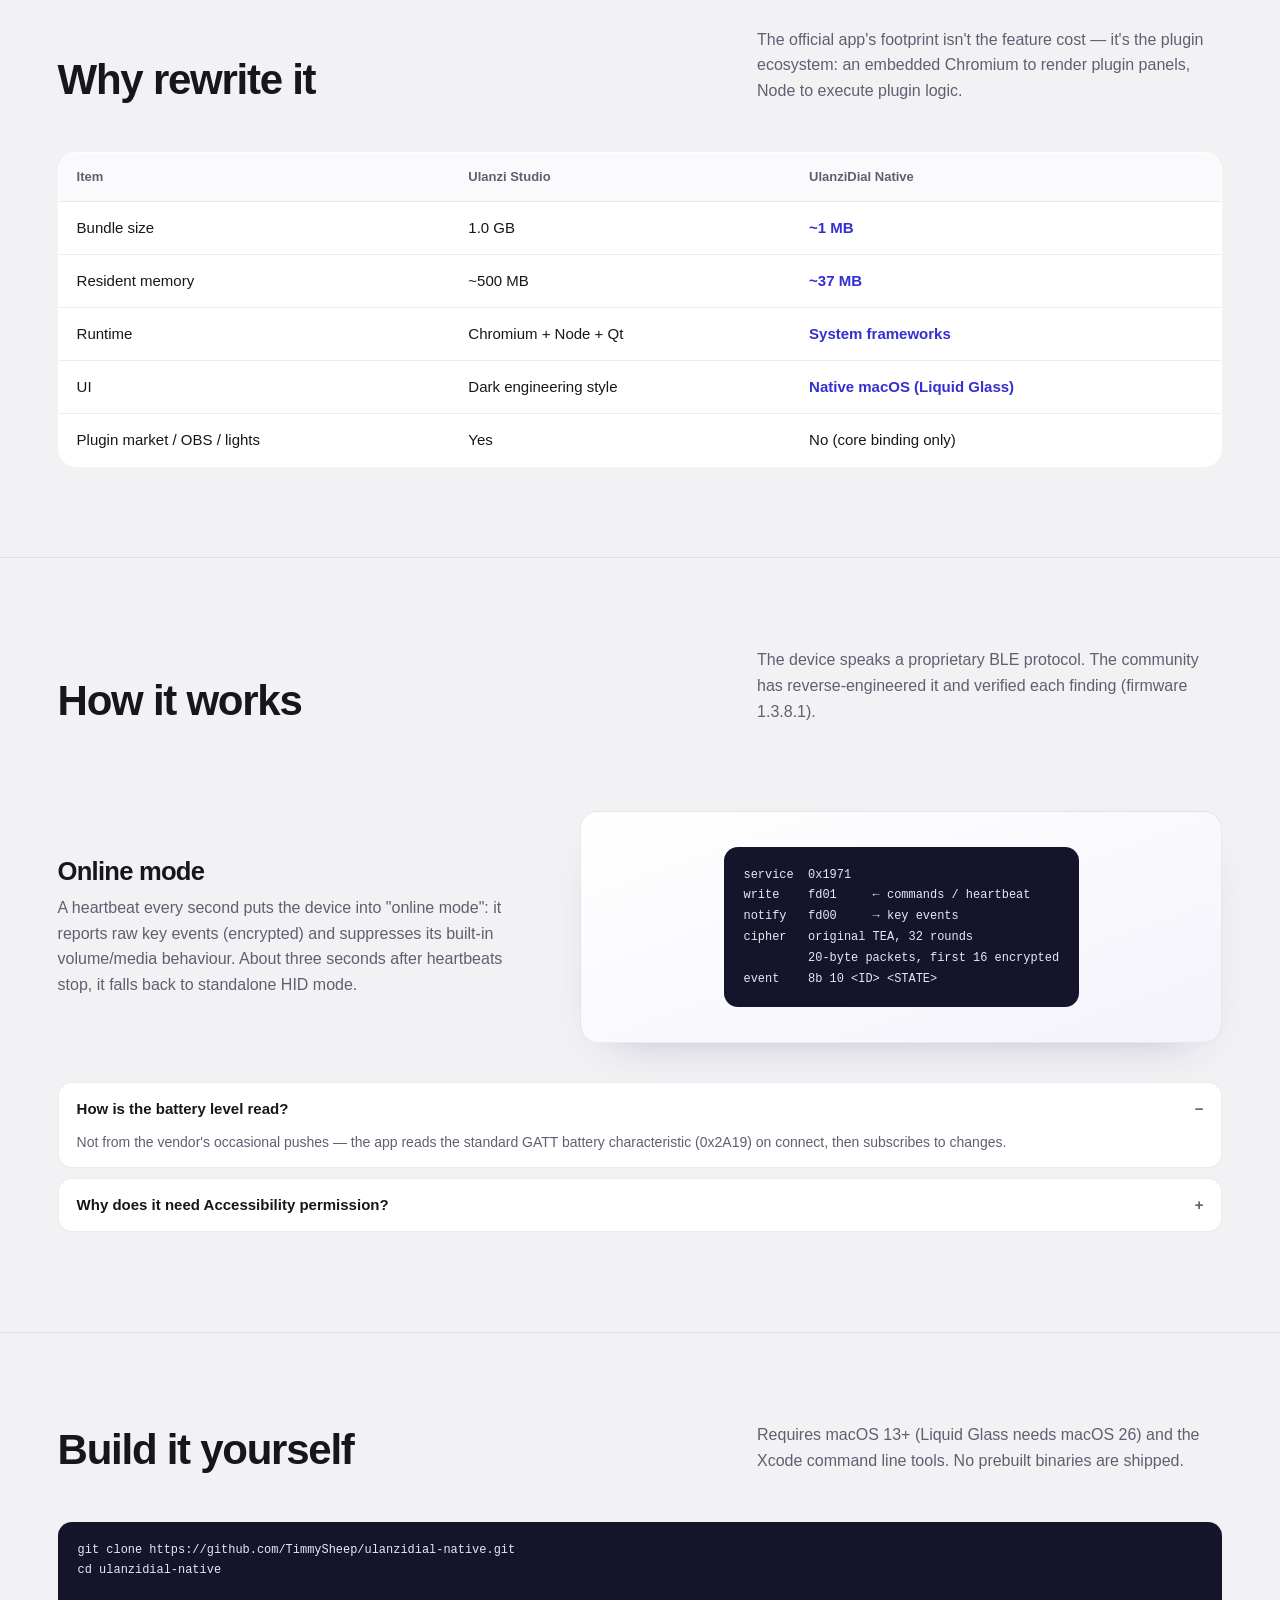
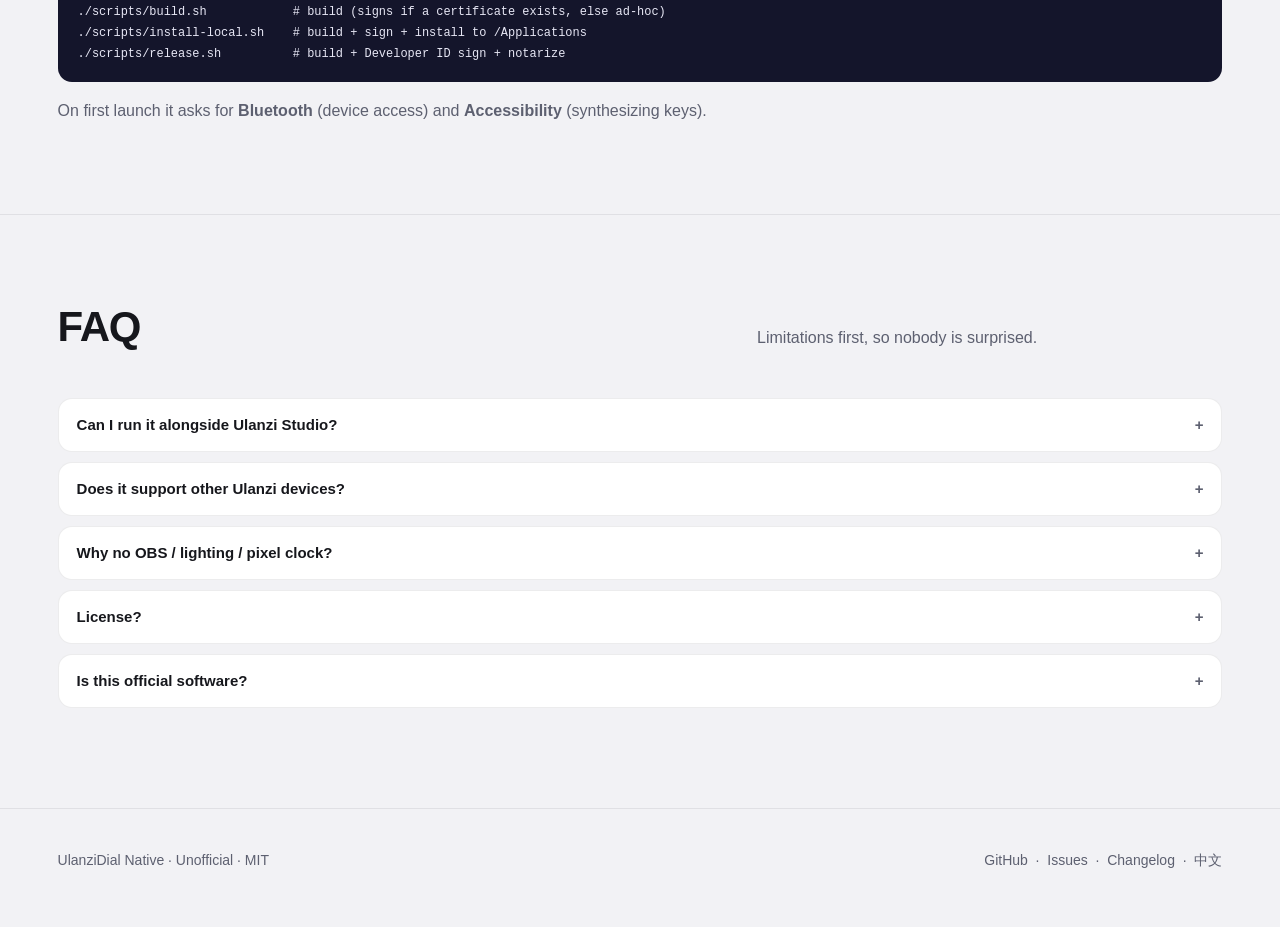
<file: docs/en/index.html>
<!DOCTYPE html>
<html lang="en">
<head>
<meta charset="utf-8">
<meta name="viewport" content="width=device-width, initial-scale=1">
<title>UlanziDial Native — a native macOS client for the Ulanzi D100H</title>
<meta name="description" content="A lightweight native replacement for Ulanzi Studio: 12 customizable slots, ~1 MB bundle, ~37 MB memory, no 1 GB app required.">
<link rel="icon" href="../assets/icon.png">
<link rel="stylesheet" href="../assets/style.css">
</head>
<body>

<nav class="nav">
  <div class="wrap nav-inner">
    <a class="brand" href="../"><img src="../assets/icon.png" alt=""> UlanziDial Native</a>
    <div class="nav-links">
      <a href="#features">Features</a>
      <a href="#compare">Compare</a>
      <a href="#protocol">How it works</a>
      <a href="#build">Build</a>
      <a href="#faq">FAQ</a>
    </div>
    <a class="lang" href="../">中文</a>
  </div>
</nav>

<header class="hero">
  <div class="wrap hero-grid">
    <div class="hero-copy">
      <span class="eyebrow">Unofficial · Native macOS</span>
      <h1><span>Give the dial</span><span>its own app</span></h1>
      <p class="lead">
        The Ulanzi D100H has seven keys and a dial. The official app carries Chromium, Node and a full
        Qt stack for its plugin ecosystem: 1 GB on disk, ~500 MB resident.<br>
        This project does only the part you actually use — <strong>bind one action to each of 12 slots</strong>.
      </p>
      <div class="hero-actions">
        <a class="btn btn-primary" href="https://github.com/TimmySheep/ulanzidial-native" target="_blank" rel="noopener">View source on GitHub</a>
        <a class="btn btn-ghost" href="#build">How to build</a>
      </div>
      <div class="hero-meta">
        <span>~1 MB bundle</span>
        <span>~37 MB resident</span>
        <span>Zero dependencies</span>
      </div>
    </div>
    <div class="icon-stage">
      <img src="../assets/icon.png" alt="UlanziDial Native icon">
      <span class="icon-badge">Liquid Glass · macOS 26</span>
    </div>
  </div>
</header>

<section class="section" id="shots">
  <div class="wrap">
    <div class="section-head">
      <h2>Interface</h2>
      <p>The top-down view is the whole app: click a key and its editor pops up in place.</p>
    </div>
    <figure style="margin:0">
      <img src="../assets/shot-main.png" alt="Main window: top-down device view with binding chips"
           style="width:100%;border-radius:18px;border:1px solid var(--hairline);box-shadow:var(--shadow-soft)">
      <figcaption style="margin-top:10px;font-size:13px;color:var(--muted)">Top-down view — each key shows its current binding</figcaption>
    </figure>
    <figure style="margin:28px 0 0">
      <img src="../assets/shot-editor.png" alt="Action editor popover"
           style="max-width:520px;width:100%;border-radius:16px;border:1px solid var(--hairline);box-shadow:var(--shadow-soft)">
      <figcaption style="margin-top:10px;font-size:13px;color:var(--muted)">Action editor — type, parameters, test run</figcaption>
    </figure>
  </div>
</section>

<section class="section" id="gestures">
  <div class="wrap">
    <div class="section-head">
      <h2>Three gestures, one key</h2>
      <p>Click, double-click and long-press each get their own action. Keys without a double-click binding fire on press — no waiting for a second click.</p>
    </div>
    <div class="glass" style="padding:22px 24px">
      <pre style="margin:0;font:13px/1.7 ui-monospace,SFMono-Regular,Menlo,monospace;overflow-x:auto"><code>ulanzidial set topLeft key cmd+shift+4
ulanzidial set topLeft key cmd+shift+5 --double
ulanzidial set sideUpperLeft app "/Applications/DaVinci Resolve.app" --long
ulanzidial list</code></pre>
      <p style="margin:14px 0 0;font-size:13px;color:var(--muted)">
        Changes apply instantly — the app watches its config file, no restart needed. The CLI is also meant for scripts and AI assistants.
      </p>
    </div>
  </div>
</section>

<section class="section" id="features">
  <div class="wrap">
    <div class="section-head">
      <h2>What it does</h2>
      <p>No plugin market, no lighting control — just "key → action", done cleanly and cheaply.</p>
    </div>

    <div class="feature">
      <div class="feature-copy">
        <h3>12 slots, all customizable</h3>
        <p>Three top keys, four side keys, dial press, dial rotate clockwise / counter-clockwise, and
           press-and-rotate in both directions. Each slot is bound independently.</p>
      </div>
      <div class="feature-art">
        <svg class="dial-svg" viewBox="0 0 320 260" role="img" aria-label="Device layout">
          <rect x="40" y="20" width="240" height="220" rx="40" fill="#fff" stroke="rgba(0,0,0,.08)"/>
          <rect class="key" x="86" y="52" width="44" height="26" rx="6"/>
          <rect class="key" x="138" y="52" width="44" height="26" rx="6"/>
          <rect class="key" x="190" y="52" width="44" height="26" rx="6"/>
          <rect class="key" x="54" y="110" width="22" height="38" rx="6"/>
          <rect class="key" x="54" y="158" width="22" height="38" rx="6"/>
          <rect class="key" x="244" y="110" width="22" height="38" rx="6"/>
          <rect class="key" x="244" y="158" width="22" height="38" rx="6"/>
          <defs>
            <radialGradient id="knobGrad" cx="35%" cy="30%">
              <stop offset="0" stop-color="#ffffff"/>
              <stop offset="1" stop-color="#e9e9f5"/>
            </radialGradient>
          </defs>
          <circle class="knob" cx="160" cy="150" r="54"/>
          <circle class="knob-inner" cx="160" cy="150" r="30"/>
          <text x="160" y="154" text-anchor="middle" font-size="10" fill="#5d6070">DIAL</text>
        </svg>
      </div>
    </div>

    <div class="feature flip">
      <div class="feature-copy">
        <h3>9 action kinds</h3>
        <p>Keyboard shortcuts (including system-reserved ones like ⌥⌘Tab), media keys, type text,
           open an app, open a URL or file, run a command, system actions, multi-step sequences, and none.</p>
      </div>
      <div class="feature-art">
        <div class="actions-grid">
          <div class="action-card"><strong>Shortcut</strong><span>Any combination, recorded</span></div>
          <div class="action-card"><strong>Media keys</strong><span>Volume, mute, play, brightness</span></div>
          <div class="action-card"><strong>Type text</strong><span>Insert a whole string</span></div>
          <div class="action-card"><strong>Open app</strong><span>Launch directly</span></div>
          <div class="action-card"><strong>Run command</strong><span>zsh -lc, scriptable</span></div>
          <div class="action-card"><strong>System</strong><span>Lock, sleep, screenshot, Mission Control</span></div>
        </div>
      </div>
    </div>

    <div class="feature">
      <div class="feature-copy">
        <h3>Sequences and profiles</h3>
        <p>A single key can run several actions in order, with a wait between steps. You can also keep
           several profiles and attach them to apps — switch to your editor and the mapping changes with it.</p>
      </div>
      <div class="feature-art">
        <pre><code>"Top left key"
  └ Multi-step
      1. ⌘S            wait 200 ms
      2. type "render" wait 120 ms
      3. ⌘↩           done</code></pre>
      </div>
    </div>

    <div class="feature flip">
      <div class="feature-copy">
        <h3>Completely invisible</h3>
        <p>No Dock icon, no menu bar item. It runs as a background process; <code>⌥⌘D</code> (configurable)
           opens settings, closing the window keeps it running. Launch at login uses Apple's
           <code>SMAppService</code>.</p>
      </div>
      <div class="feature-art">
        <pre><code>⌥⌘D        →  settings window
close window →  still running
quit         →  nothing left behind</code></pre>
      </div>
    </div>
  </div>
</section>

<section class="section" id="compare">
  <div class="wrap">
    <div class="section-head">
      <h2>Why rewrite it</h2>
      <p>The official app's footprint isn't the feature cost — it's the plugin ecosystem: an embedded
         Chromium to render plugin panels, Node to execute plugin logic.</p>
    </div>
    <table class="compare">
      <thead><tr><th>Item</th><th>Ulanzi Studio</th><th>UlanziDial Native</th></tr></thead>
      <tbody>
        <tr><td>Bundle size</td><td>1.0 GB</td><td class="good">~1 MB</td></tr>
        <tr><td>Resident memory</td><td>~500 MB</td><td class="good">~37 MB</td></tr>
        <tr><td>Runtime</td><td>Chromium + Node + Qt</td><td class="good">System frameworks</td></tr>
        <tr><td>UI</td><td>Dark engineering style</td><td class="good">Native macOS (Liquid Glass)</td></tr>
        <tr><td>Plugin market / OBS / lights</td><td>Yes</td><td>No (core binding only)</td></tr>
      </tbody>
    </table>
  </div>
</section>

<section class="section" id="protocol">
  <div class="wrap">
    <div class="section-head">
      <h2>How it works</h2>
      <p>The device speaks a proprietary BLE protocol. The community has reverse-engineered it and
         verified each finding (firmware 1.3.8.1).</p>
    </div>
    <div class="feature">
      <div class="feature-copy">
        <h3>Online mode</h3>
        <p>A heartbeat every second puts the device into "online mode": it reports raw key events
           (encrypted) and suppresses its built-in volume/media behaviour. About three seconds after
           heartbeats stop, it falls back to standalone HID mode.</p>
      </div>
      <div class="feature-art">
        <pre><code>service  0x1971
write    fd01     ← commands / heartbeat
notify   fd00     → key events
cipher   original TEA, 32 rounds
         20-byte packets, first 16 encrypted
event    8b 10 &lt;ID&gt; &lt;STATE&gt;</code></pre>
      </div>
    </div>
    <details open>
      <summary>How is the battery level read?</summary>
      <p>Not from the vendor's occasional pushes — the app reads the standard GATT battery
         characteristic (0x2A19) on connect, then subscribes to changes.</p>
    </details>
    <details>
      <summary>Why does it need Accessibility permission?</summary>
      <p>Synthesizing keys means injecting events with <code>CGEvent</code>; recording shortcuts that the
         system reserves (like ⌥⌘Tab) needs a <code>CGEventTap</code>. Both require Accessibility.</p>
    </details>
  </div>
</section>

<section class="section" id="build">
  <div class="wrap">
    <div class="section-head">
      <h2>Build it yourself</h2>
      <p>Requires macOS 13+ (Liquid Glass needs macOS 26) and the Xcode command line tools.
         No prebuilt binaries are shipped.</p>
    </div>
    <pre><code>git clone https://github.com/TimmySheep/ulanzidial-native.git
cd ulanzidial-native

./scripts/build.sh            # build (signs if a certificate exists, else ad-hoc)
./scripts/install-local.sh    # build + sign + install to /Applications
./scripts/release.sh          # build + Developer ID sign + notarize</code></pre>
    <p style="margin-top:16px;color:var(--muted)">
      On first launch it asks for <strong>Bluetooth</strong> (device access) and
      <strong>Accessibility</strong> (synthesizing keys).
    </p>
  </div>
</section>

<section class="section" id="faq">
  <div class="wrap">
    <div class="section-head">
      <h2>FAQ</h2>
      <p>Limitations first, so nobody is surprised.</p>
    </div>
    <details><summary>Can I run it alongside Ulanzi Studio?</summary>
      <p>No. Both compete for the same BLE device — pick one.</p></details>
    <details><summary>Does it support other Ulanzi devices?</summary>
      <p>Only verified on the D100H, firmware 1.3.8.1. Other models may use a different protocol.</p></details>
    <details><summary>Why no OBS / lighting / pixel clock?</summary>
      <p>Those are official plugins, each needing its own implementation (OBS over WebSocket, lighting is
         a separate BLE protocol). This project is core binding only.</p></details>
    <details><summary>License?</summary>
      <p>MIT. "Ulanzi" is a trademark of Shenzhen Ulanzi Technology Co., Ltd., used here only to describe
         compatible hardware.</p></details>
    <details><summary>Is this official software?</summary>
      <p>No. It's a personal, unofficial replacement, unaffiliated with Ulanzi, containing none of the
         official app's assets.</p></details>
  </div>
</section>

<footer class="footer">
  <div class="wrap footer-inner">
    <span>UlanziDial Native · Unofficial · MIT</span>
    <span>
      <a href="https://github.com/TimmySheep/ulanzidial-native" target="_blank" rel="noopener">GitHub</a>
      &nbsp;·&nbsp;
      <a href="https://github.com/TimmySheep/ulanzidial-native/issues" target="_blank" rel="noopener">Issues</a>
      &nbsp;·&nbsp;
      <a href="https://timhuang.net/ulanzidial-native/">Changelog</a>
      &nbsp;·&nbsp;
      <a href="../">中文</a>
    </span>
  </div>
</footer>

</body>
</html>
</file>
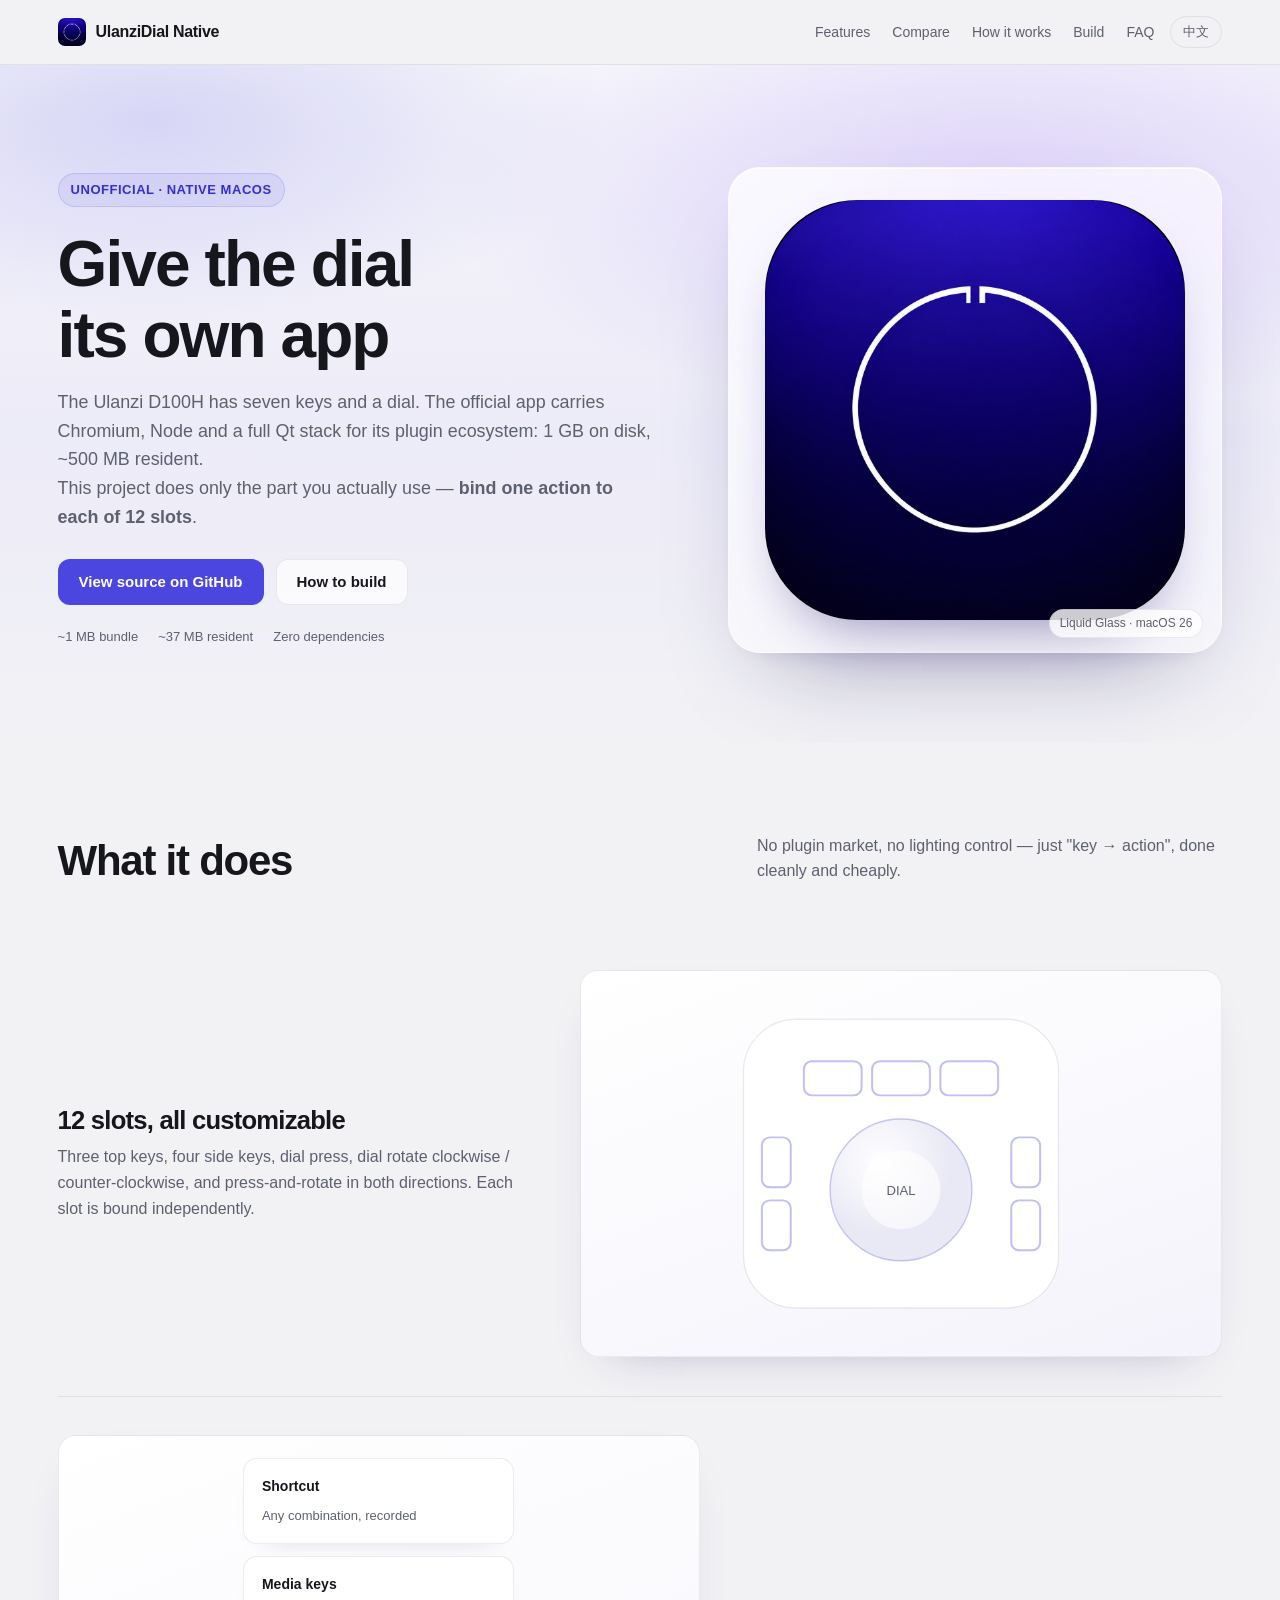
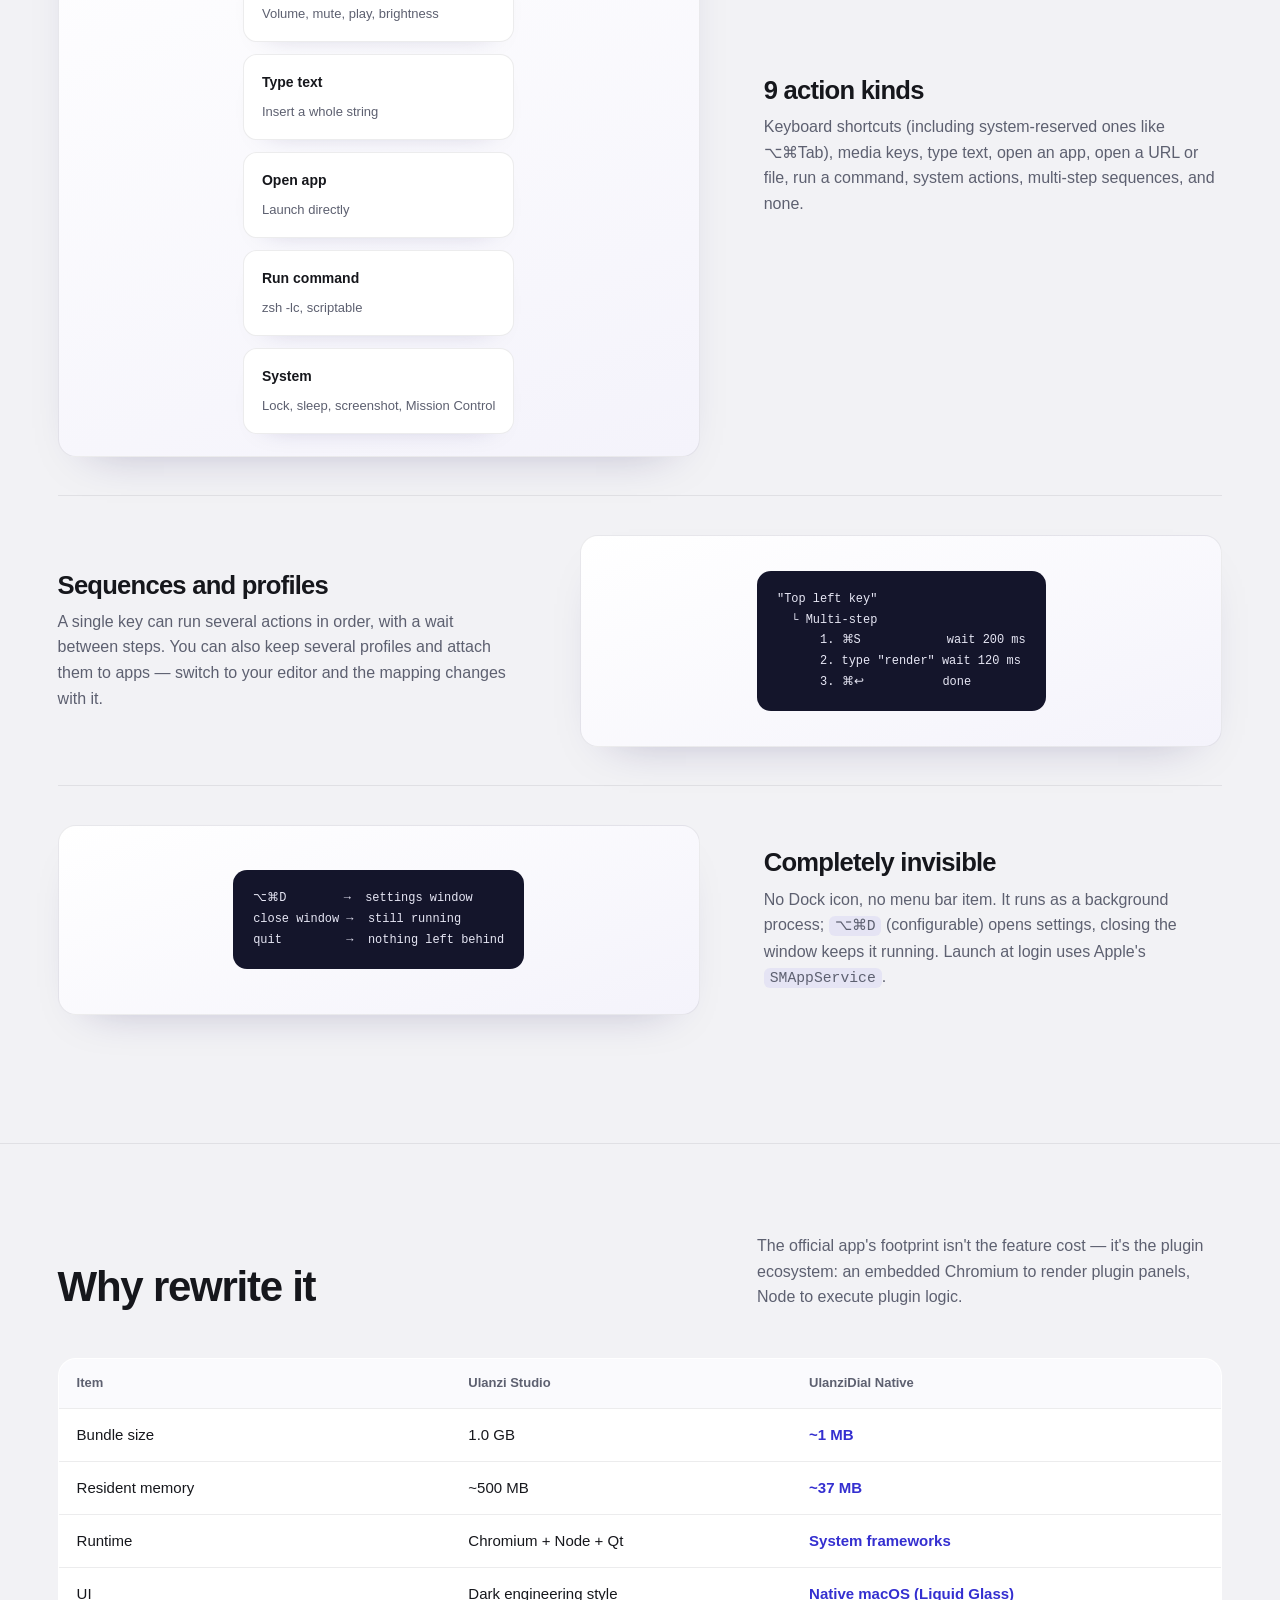
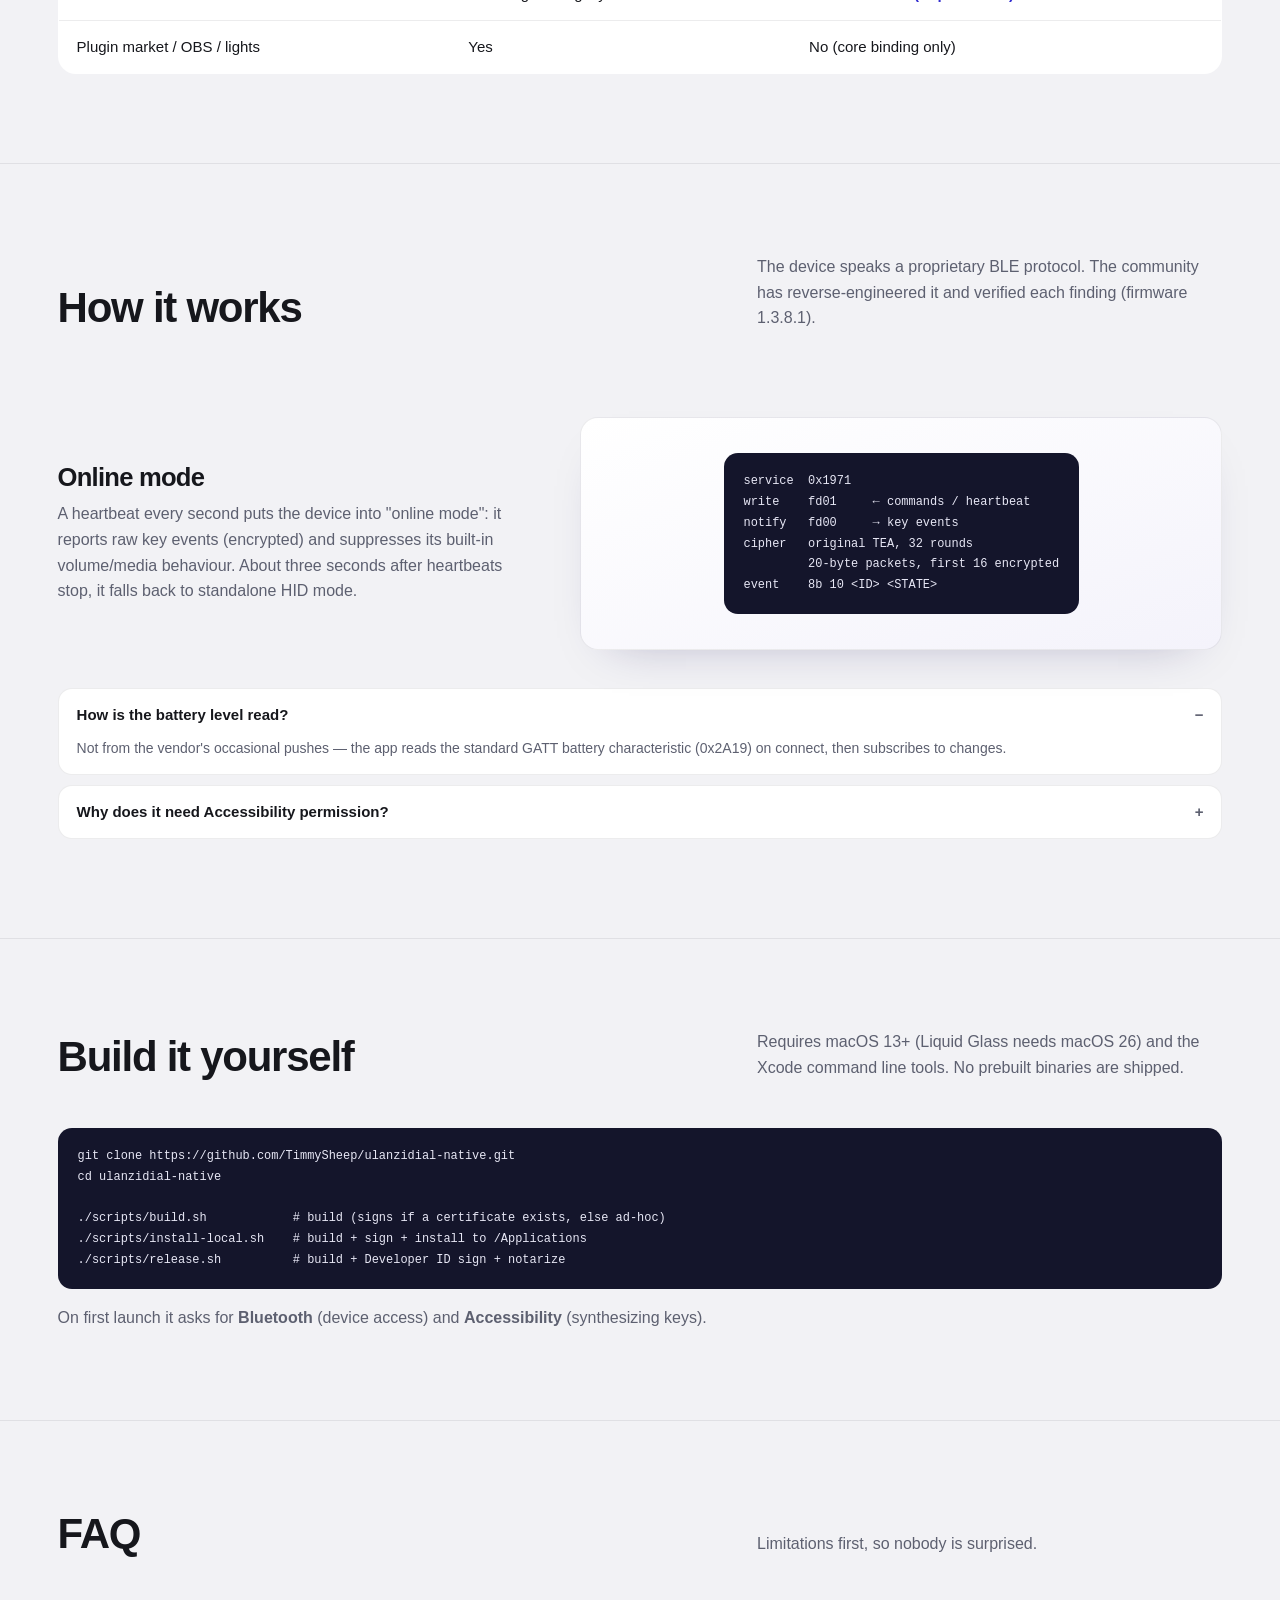
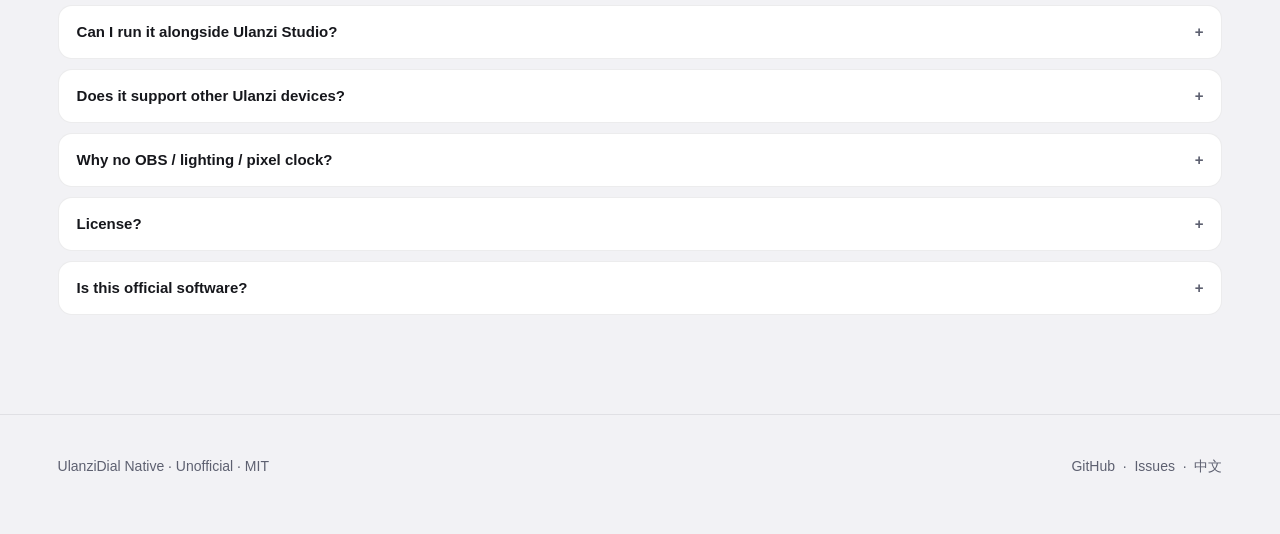
<file: site/en/index.html>
<!DOCTYPE html>
<html lang="en">
<head>
<meta charset="utf-8">
<meta name="viewport" content="width=device-width, initial-scale=1">
<title>UlanziDial Native — a native macOS client for the Ulanzi D100H</title>
<meta name="description" content="A lightweight native replacement for Ulanzi Studio: 12 customizable slots, ~1 MB bundle, ~37 MB memory, no 1 GB app required.">
<link rel="icon" href="../assets/icon.png">
<link rel="stylesheet" href="../assets/style.css">
</head>
<body>

<nav class="nav">
  <div class="wrap nav-inner">
    <a class="brand" href="../"><img src="../assets/icon.png" alt=""> UlanziDial Native</a>
    <div class="nav-links">
      <a href="#features">Features</a>
      <a href="#compare">Compare</a>
      <a href="#protocol">How it works</a>
      <a href="#build">Build</a>
      <a href="#faq">FAQ</a>
    </div>
    <a class="lang" href="../">中文</a>
  </div>
</nav>

<header class="hero">
  <div class="wrap hero-grid">
    <div class="hero-copy">
      <span class="eyebrow">Unofficial · Native macOS</span>
      <h1><span>Give the dial</span><span>its own app</span></h1>
      <p class="lead">
        The Ulanzi D100H has seven keys and a dial. The official app carries Chromium, Node and a full
        Qt stack for its plugin ecosystem: 1 GB on disk, ~500 MB resident.<br>
        This project does only the part you actually use — <strong>bind one action to each of 12 slots</strong>.
      </p>
      <div class="hero-actions">
        <a class="btn btn-primary" href="https://github.com/TimmySheep/ulanzidial-native" target="_blank" rel="noopener">View source on GitHub</a>
        <a class="btn btn-ghost" href="#build">How to build</a>
      </div>
      <div class="hero-meta">
        <span>~1 MB bundle</span>
        <span>~37 MB resident</span>
        <span>Zero dependencies</span>
      </div>
    </div>
    <div class="icon-stage">
      <img src="../assets/icon.png" alt="UlanziDial Native icon">
      <span class="icon-badge">Liquid Glass · macOS 26</span>
    </div>
  </div>
</header>

<section class="section" id="features">
  <div class="wrap">
    <div class="section-head">
      <h2>What it does</h2>
      <p>No plugin market, no lighting control — just "key → action", done cleanly and cheaply.</p>
    </div>

    <div class="feature">
      <div class="feature-copy">
        <h3>12 slots, all customizable</h3>
        <p>Three top keys, four side keys, dial press, dial rotate clockwise / counter-clockwise, and
           press-and-rotate in both directions. Each slot is bound independently.</p>
      </div>
      <div class="feature-art">
        <svg class="dial-svg" viewBox="0 0 320 260" role="img" aria-label="Device layout">
          <rect x="40" y="20" width="240" height="220" rx="40" fill="#fff" stroke="rgba(0,0,0,.08)"/>
          <rect class="key" x="86" y="52" width="44" height="26" rx="6"/>
          <rect class="key" x="138" y="52" width="44" height="26" rx="6"/>
          <rect class="key" x="190" y="52" width="44" height="26" rx="6"/>
          <rect class="key" x="54" y="110" width="22" height="38" rx="6"/>
          <rect class="key" x="54" y="158" width="22" height="38" rx="6"/>
          <rect class="key" x="244" y="110" width="22" height="38" rx="6"/>
          <rect class="key" x="244" y="158" width="22" height="38" rx="6"/>
          <defs>
            <radialGradient id="knobGrad" cx="35%" cy="30%">
              <stop offset="0" stop-color="#ffffff"/>
              <stop offset="1" stop-color="#e9e9f5"/>
            </radialGradient>
          </defs>
          <circle class="knob" cx="160" cy="150" r="54"/>
          <circle class="knob-inner" cx="160" cy="150" r="30"/>
          <text x="160" y="154" text-anchor="middle" font-size="10" fill="#5d6070">DIAL</text>
        </svg>
      </div>
    </div>

    <div class="feature flip">
      <div class="feature-copy">
        <h3>9 action kinds</h3>
        <p>Keyboard shortcuts (including system-reserved ones like ⌥⌘Tab), media keys, type text,
           open an app, open a URL or file, run a command, system actions, multi-step sequences, and none.</p>
      </div>
      <div class="feature-art">
        <div class="actions-grid">
          <div class="action-card"><strong>Shortcut</strong><span>Any combination, recorded</span></div>
          <div class="action-card"><strong>Media keys</strong><span>Volume, mute, play, brightness</span></div>
          <div class="action-card"><strong>Type text</strong><span>Insert a whole string</span></div>
          <div class="action-card"><strong>Open app</strong><span>Launch directly</span></div>
          <div class="action-card"><strong>Run command</strong><span>zsh -lc, scriptable</span></div>
          <div class="action-card"><strong>System</strong><span>Lock, sleep, screenshot, Mission Control</span></div>
        </div>
      </div>
    </div>

    <div class="feature">
      <div class="feature-copy">
        <h3>Sequences and profiles</h3>
        <p>A single key can run several actions in order, with a wait between steps. You can also keep
           several profiles and attach them to apps — switch to your editor and the mapping changes with it.</p>
      </div>
      <div class="feature-art">
        <pre><code>"Top left key"
  └ Multi-step
      1. ⌘S            wait 200 ms
      2. type "render" wait 120 ms
      3. ⌘↩           done</code></pre>
      </div>
    </div>

    <div class="feature flip">
      <div class="feature-copy">
        <h3>Completely invisible</h3>
        <p>No Dock icon, no menu bar item. It runs as a background process; <code>⌥⌘D</code> (configurable)
           opens settings, closing the window keeps it running. Launch at login uses Apple's
           <code>SMAppService</code>.</p>
      </div>
      <div class="feature-art">
        <pre><code>⌥⌘D        →  settings window
close window →  still running
quit         →  nothing left behind</code></pre>
      </div>
    </div>
  </div>
</section>

<section class="section" id="compare">
  <div class="wrap">
    <div class="section-head">
      <h2>Why rewrite it</h2>
      <p>The official app's footprint isn't the feature cost — it's the plugin ecosystem: an embedded
         Chromium to render plugin panels, Node to execute plugin logic.</p>
    </div>
    <table class="compare">
      <thead><tr><th>Item</th><th>Ulanzi Studio</th><th>UlanziDial Native</th></tr></thead>
      <tbody>
        <tr><td>Bundle size</td><td>1.0 GB</td><td class="good">~1 MB</td></tr>
        <tr><td>Resident memory</td><td>~500 MB</td><td class="good">~37 MB</td></tr>
        <tr><td>Runtime</td><td>Chromium + Node + Qt</td><td class="good">System frameworks</td></tr>
        <tr><td>UI</td><td>Dark engineering style</td><td class="good">Native macOS (Liquid Glass)</td></tr>
        <tr><td>Plugin market / OBS / lights</td><td>Yes</td><td>No (core binding only)</td></tr>
      </tbody>
    </table>
  </div>
</section>

<section class="section" id="protocol">
  <div class="wrap">
    <div class="section-head">
      <h2>How it works</h2>
      <p>The device speaks a proprietary BLE protocol. The community has reverse-engineered it and
         verified each finding (firmware 1.3.8.1).</p>
    </div>
    <div class="feature">
      <div class="feature-copy">
        <h3>Online mode</h3>
        <p>A heartbeat every second puts the device into "online mode": it reports raw key events
           (encrypted) and suppresses its built-in volume/media behaviour. About three seconds after
           heartbeats stop, it falls back to standalone HID mode.</p>
      </div>
      <div class="feature-art">
        <pre><code>service  0x1971
write    fd01     ← commands / heartbeat
notify   fd00     → key events
cipher   original TEA, 32 rounds
         20-byte packets, first 16 encrypted
event    8b 10 &lt;ID&gt; &lt;STATE&gt;</code></pre>
      </div>
    </div>
    <details open>
      <summary>How is the battery level read?</summary>
      <p>Not from the vendor's occasional pushes — the app reads the standard GATT battery
         characteristic (0x2A19) on connect, then subscribes to changes.</p>
    </details>
    <details>
      <summary>Why does it need Accessibility permission?</summary>
      <p>Synthesizing keys means injecting events with <code>CGEvent</code>; recording shortcuts that the
         system reserves (like ⌥⌘Tab) needs a <code>CGEventTap</code>. Both require Accessibility.</p>
    </details>
  </div>
</section>

<section class="section" id="build">
  <div class="wrap">
    <div class="section-head">
      <h2>Build it yourself</h2>
      <p>Requires macOS 13+ (Liquid Glass needs macOS 26) and the Xcode command line tools.
         No prebuilt binaries are shipped.</p>
    </div>
    <pre><code>git clone https://github.com/TimmySheep/ulanzidial-native.git
cd ulanzidial-native

./scripts/build.sh            # build (signs if a certificate exists, else ad-hoc)
./scripts/install-local.sh    # build + sign + install to /Applications
./scripts/release.sh          # build + Developer ID sign + notarize</code></pre>
    <p style="margin-top:16px;color:var(--muted)">
      On first launch it asks for <strong>Bluetooth</strong> (device access) and
      <strong>Accessibility</strong> (synthesizing keys).
    </p>
  </div>
</section>

<section class="section" id="faq">
  <div class="wrap">
    <div class="section-head">
      <h2>FAQ</h2>
      <p>Limitations first, so nobody is surprised.</p>
    </div>
    <details><summary>Can I run it alongside Ulanzi Studio?</summary>
      <p>No. Both compete for the same BLE device — pick one.</p></details>
    <details><summary>Does it support other Ulanzi devices?</summary>
      <p>Only verified on the D100H, firmware 1.3.8.1. Other models may use a different protocol.</p></details>
    <details><summary>Why no OBS / lighting / pixel clock?</summary>
      <p>Those are official plugins, each needing its own implementation (OBS over WebSocket, lighting is
         a separate BLE protocol). This project is core binding only.</p></details>
    <details><summary>License?</summary>
      <p>MIT. "Ulanzi" is a trademark of Shenzhen Ulanzi Technology Co., Ltd., used here only to describe
         compatible hardware.</p></details>
    <details><summary>Is this official software?</summary>
      <p>No. It's a personal, unofficial replacement, unaffiliated with Ulanzi, containing none of the
         official app's assets.</p></details>
  </div>
</section>

<footer class="footer">
  <div class="wrap footer-inner">
    <span>UlanziDial Native · Unofficial · MIT</span>
    <span>
      <a href="https://github.com/TimmySheep/ulanzidial-native" target="_blank" rel="noopener">GitHub</a>
      &nbsp;·&nbsp;
      <a href="https://github.com/TimmySheep/ulanzidial-native/issues" target="_blank" rel="noopener">Issues</a>
      &nbsp;·&nbsp;
      <a href="../">中文</a>
    </span>
  </div>
</footer>

</body>
</html>
</file>
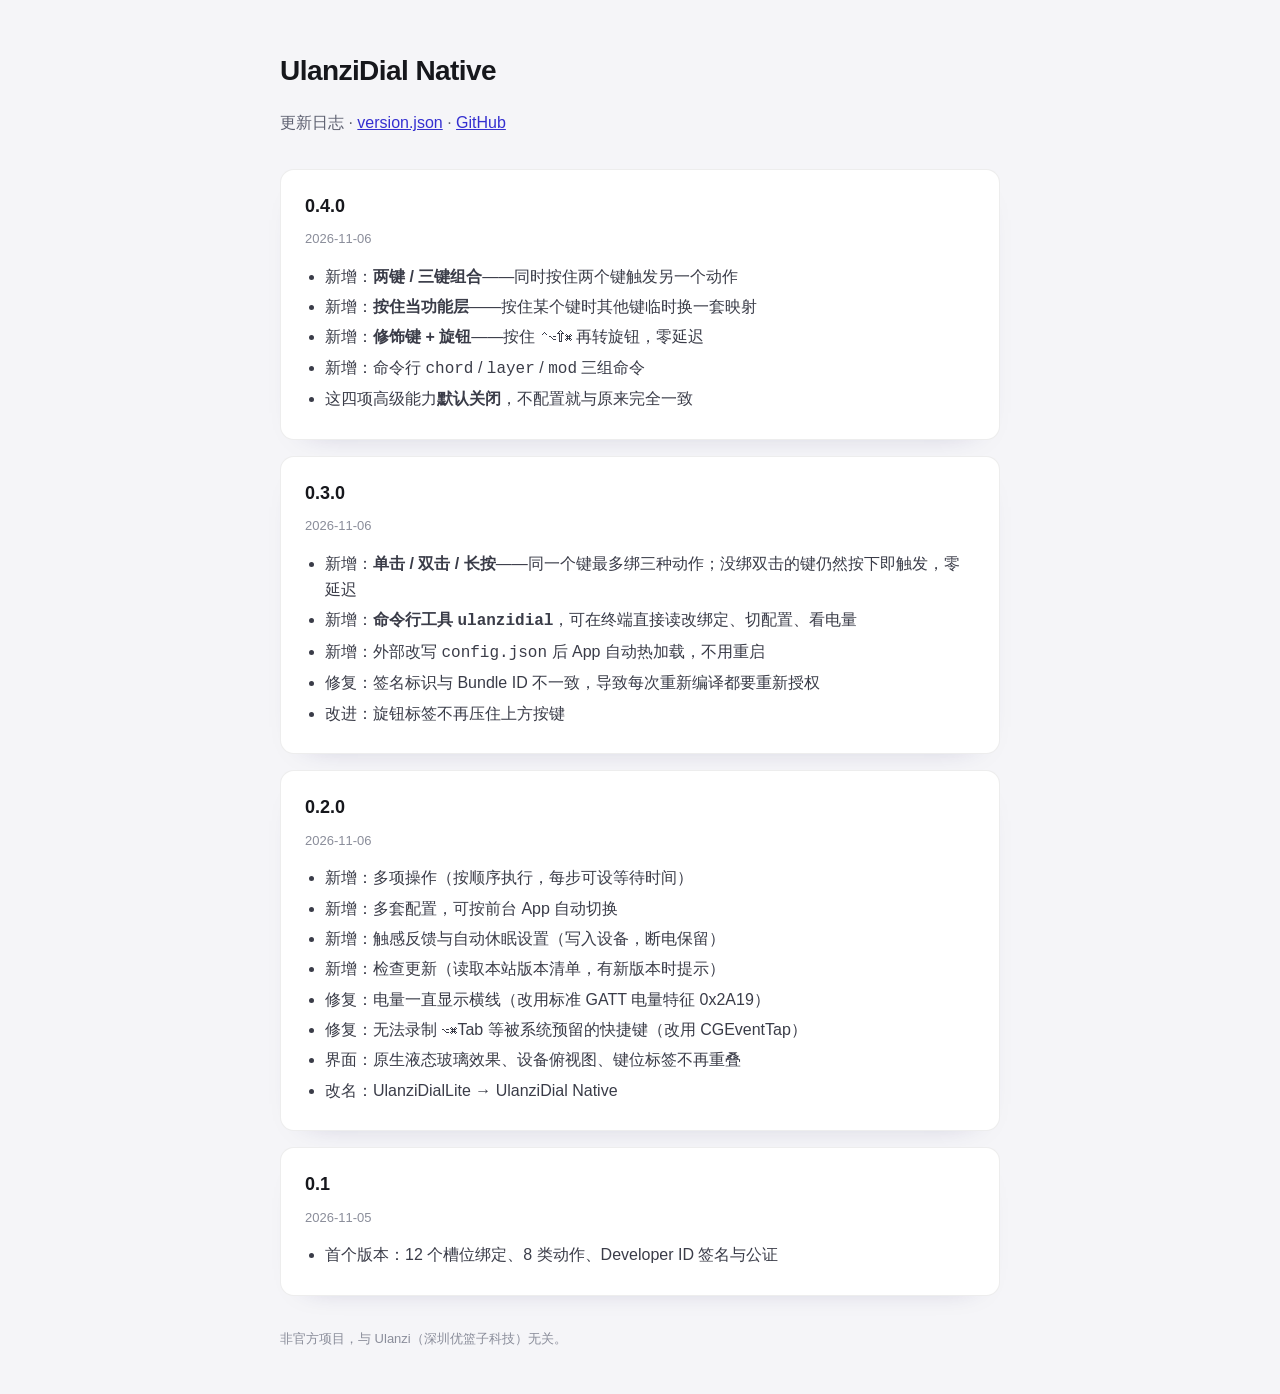
<file: docs/changelog.html>
<!DOCTYPE html>
<html lang="zh-CN">
<head>
<meta charset="utf-8">
<meta name="viewport" content="width=device-width, initial-scale=1">
<title>UlanziDial Native — 更新日志</title>
<style>
  :root { color-scheme: light dark; }
  body { margin: 0; padding: 48px 24px; font: 16px/1.65 -apple-system, "PingFang SC", sans-serif;
         background: #f5f5f8; color: #16171c; }
  .wrap { max-width: 720px; margin: 0 auto; }
  h1 { font-size: 28px; letter-spacing: -.02em; margin: 0 0 8px; }
  .sub { color: #5d6070; margin-bottom: 32px; }
  article { background: #fff; border: 1px solid rgba(0,0,0,.07); border-radius: 14px;
            padding: 22px 24px; margin-bottom: 16px; box-shadow: 0 12px 32px -28px rgba(30,20,90,.4); }
  h2 { font-size: 18px; margin: 0 0 4px; }
  time { font-size: 13px; color: #8a8d9a; }
  ul { margin: 12px 0 0; padding-left: 20px; color: #3a3c48; }
  li { margin: 4px 0; }
  a { color: #342fd0; }
  footer { margin-top: 32px; font-size: 13px; color: #8a8d9a; }
  @media (prefers-color-scheme: dark) {
    body { background: #131418; color: #e8e9ef; }
    article { background: #1c1d24; border-color: #2a2b34; }
    ul { color: #c2c4d0; }
    a { color: #9b95ff; }
  }
</style>
</head>
<body>
<div class="wrap">
  <h1>UlanziDial Native</h1>
  <p class="sub">更新日志 · <a href="version.json">version.json</a> · <a href="https://github.com/TimmySheep/ulanzidial-native">GitHub</a></p>

  <article>
    <h2>0.4.0</h2>
    <time>2026-11-06</time>
    <ul>
      <li>新增：<strong>两键 / 三键组合</strong>——同时按住两个键触发另一个动作</li>
      <li>新增：<strong>按住当功能层</strong>——按住某个键时其他键临时换一套映射</li>
      <li>新增：<strong>修饰键 + 旋钮</strong>——按住 ⌃⌥⇧⌘ 再转旋钮，零延迟</li>
      <li>新增：命令行 <code>chord</code> / <code>layer</code> / <code>mod</code> 三组命令</li>
      <li>这四项高级能力<strong>默认关闭</strong>，不配置就与原来完全一致</li>
    </ul>
  </article>

  <article>
    <h2>0.3.0</h2>
    <time>2026-11-06</time>
    <ul>
      <li>新增：<strong>单击 / 双击 / 长按</strong>——同一个键最多绑三种动作；没绑双击的键仍然按下即触发，零延迟</li>
      <li>新增：<strong>命令行工具 <code>ulanzidial</code></strong>，可在终端直接读改绑定、切配置、看电量</li>
      <li>新增：外部改写 <code>config.json</code> 后 App 自动热加载，不用重启</li>
      <li>修复：签名标识与 Bundle ID 不一致，导致每次重新编译都要重新授权</li>
      <li>改进：旋钮标签不再压住上方按键</li>
    </ul>
  </article>

  <article>
    <h2>0.2.0</h2>
    <time>2026-11-06</time>
    <ul>
      <li>新增：多项操作（按顺序执行，每步可设等待时间）</li>
      <li>新增：多套配置，可按前台 App 自动切换</li>
      <li>新增：触感反馈与自动休眠设置（写入设备，断电保留）</li>
      <li>新增：检查更新（读取本站版本清单，有新版本时提示）</li>
      <li>修复：电量一直显示横线（改用标准 GATT 电量特征 0x2A19）</li>
      <li>修复：无法录制 ⌥⌘Tab 等被系统预留的快捷键（改用 CGEventTap）</li>
      <li>界面：原生液态玻璃效果、设备俯视图、键位标签不再重叠</li>
      <li>改名：UlanziDialLite → UlanziDial Native</li>
    </ul>
  </article>

  <article>
    <h2>0.1</h2>
    <time>2026-11-05</time>
    <ul>
      <li>首个版本：12 个槽位绑定、8 类动作、Developer ID 签名与公证</li>
    </ul>
  </article>

  <footer>
    非官方项目，与 Ulanzi（深圳优篮子科技）无关。
  </footer>
</div>
</body>
</html>
</file>
<file: docs/assets/style.css>
/* Ulanzi Dial Lite — site styles
   Layout follows the apps.timhuang.net language: sky gradient hero, glass panels,
   two-column feature rows. Palette derived from the app icon (indigo / violet). */

:root {
  --bg: #f2f2f5;
  --panel: #ffffff;
  --text: #16171c;
  --muted: #5d6070;
  --ink: #2b2c6b;
  --accent: #4b46e0;
  --accent-ink: #342fd0;
  --violet: #8b5cf6;
  --sky: #e8e7ff;
  --hairline: rgb(22 23 28 / .08);
  --radius: 18px;
  --wrap: 1240px;
  --gutter: clamp(20px, 4.5vw, 64px);
  --font-ui: -apple-system, BlinkMacSystemFont, "Helvetica Neue", "PingFang SC", "Segoe UI", sans-serif;
  --font-mono: ui-monospace, "SF Mono", Menlo, Consolas, monospace;
  --glass: rgb(255 255 255 / .62);
  --glass-line: rgb(255 255 255 / .55);
  --shadow-win: 0 48px 96px -48px rgb(30 20 90 / .38), 0 12px 32px -24px rgb(30 20 90 / .28);
  --shadow-soft: 0 20px 48px -32px rgb(30 20 90 / .35);
  --ease: cubic-bezier(.2, .7, .2, 1);
}

* { box-sizing: border-box; }

html { scroll-behavior: smooth; }

body {
  margin: 0;
  background: var(--bg);
  color: var(--text);
  font-family: var(--font-ui);
  font-size: 16px;
  line-height: 1.6;
  -webkit-font-smoothing: antialiased;
}

h1, h2, h3 { letter-spacing: -.03em; line-height: 1.1; margin: 0; }
p { margin: 0; }
a { color: var(--accent-ink); text-decoration: none; }
a:hover { text-decoration: underline; }

.wrap {
  width: min(100% - var(--gutter) * 2, var(--wrap));
  margin-inline: auto;
}

/* ---------- nav ---------- */

.nav {
  position: sticky;
  top: 0;
  z-index: 20;
  backdrop-filter: blur(20px) saturate(160%);
  -webkit-backdrop-filter: blur(20px) saturate(160%);
  background: rgb(242 242 245 / .82);
  border-bottom: 1px solid var(--hairline);
}

.nav-inner {
  display: flex;
  align-items: center;
  gap: 16px;
  height: 64px;
}

.brand {
  display: flex;
  align-items: center;
  gap: 10px;
  font-weight: 650;
  letter-spacing: -.02em;
  color: var(--text);
}
.brand:hover { text-decoration: none; }
.brand img { width: 28px; height: 28px; border-radius: 7px; }

.nav-links {
  display: flex;
  gap: 22px;
  margin-left: auto;
  font-size: 14px;
}
.nav-links a { color: var(--muted); }
.nav-links a:hover { color: var(--text); text-decoration: none; }

.lang {
  border: 1px solid var(--hairline);
  border-radius: 999px;
  padding: 5px 12px;
  font-size: 13px;
  color: var(--muted);
  background: transparent;
}
.lang:hover { color: var(--text); text-decoration: none; }

/* ---------- hero (two columns) ---------- */

.hero {
  position: relative;
  isolation: isolate;
  overflow: hidden;
  padding: clamp(56px, 8vw, 104px) 0 clamp(56px, 7vw, 96px);
}

.hero::before {
  content: "";
  position: absolute;
  inset: 0;
  z-index: -1;
  background:
    radial-gradient(ellipse 70% 55% at 78% 18%, rgb(139 92 246 / .22), transparent 62%),
    radial-gradient(ellipse 60% 50% at 12% 8%, rgb(75 70 224 / .18), transparent 60%),
    linear-gradient(180deg, #f7f7fb 0%, #ecebf8 55%, var(--bg) 100%);
}

.hero-grid {
  display: grid;
  grid-template-columns: minmax(0, 6fr) minmax(0, 5fr);
  gap: clamp(32px, 6vw, 88px);
  align-items: center;
}

.eyebrow {
  display: inline-flex;
  align-items: center;
  gap: 8px;
  font-size: 13px;
  font-weight: 600;
  letter-spacing: .04em;
  text-transform: uppercase;
  color: var(--accent-ink);
  background: rgb(75 70 224 / .08);
  border: 1px solid rgb(75 70 224 / .16);
  border-radius: 999px;
  padding: 6px 12px;
}

.hero h1 {
  font-size: clamp(38px, 5vw, 64px);
  margin: 22px 0 18px;
}
.hero h1 span { display: block; }

.lead {
  font-size: clamp(16px, 1.4vw, 19px);
  color: var(--muted);
  max-width: 34em;
}

.hero-actions {
  display: flex;
  flex-wrap: wrap;
  gap: 12px;
  margin-top: 28px;
}

.btn {
  display: inline-flex;
  align-items: center;
  gap: 8px;
  height: 46px;
  padding: 0 20px;
  border-radius: 12px;
  font-size: 15px;
  font-weight: 600;
  border: 1px solid transparent;
  transition: transform .2s var(--ease), background .2s var(--ease);
}
.btn:hover { text-decoration: none; transform: translateY(-1px); }

.btn-primary { background: var(--accent); color: #fff; }
.btn-primary:hover { background: var(--accent-ink); }

.btn-ghost {
  border-color: var(--hairline);
  color: var(--text);
  background: rgb(255 255 255 / .7);
}
.btn-ghost:hover { background: #fff; }

.hero-meta {
  display: flex;
  flex-wrap: wrap;
  gap: 14px 20px;
  margin-top: 22px;
  font-size: 13px;
  color: var(--muted);
}
.hero-meta span { display: inline-flex; align-items: center; gap: 6px; }

/* icon card */

.icon-stage {
  position: relative;
  display: grid;
  place-items: center;
  padding: clamp(18px, 3vw, 32px);
  border-radius: 32px;
  background: linear-gradient(150deg, rgb(255 255 255 / .8), rgb(255 255 255 / .35));
  border: 1px solid var(--glass-line);
  box-shadow: var(--shadow-win), inset 0 1px 0 rgb(255 255 255 / .8);
  backdrop-filter: blur(24px) saturate(150%);
  -webkit-backdrop-filter: blur(24px) saturate(150%);
}

.icon-stage img {
  width: 100%;
  max-width: 420px;
  height: auto;
  display: block;
  border-radius: 22%;
  box-shadow: 0 30px 60px -30px rgb(40 20 110 / .55);
}

.icon-badge {
  position: absolute;
  bottom: 14px;
  right: 18px;
  font-size: 12px;
  color: var(--muted);
  background: rgb(255 255 255 / .8);
  border: 1px solid var(--hairline);
  border-radius: 999px;
  padding: 4px 10px;
}

/* ---------- sections ---------- */

.section { padding: clamp(56px, 7vw, 96px) 0; }
.section + .section { border-top: 1px solid var(--hairline); }

.section-head {
  display: grid;
  grid-template-columns: minmax(0, 7fr) minmax(0, 5fr);
  gap: 48px;
  align-items: end;
  margin-bottom: 48px;
}
.section-head h2 { font-size: clamp(28px, 3.4vw, 42px); }
.section-head p { color: var(--muted); }

/* two-column feature rows */

.feature {
  display: grid;
  grid-template-columns: minmax(0, 5fr) minmax(0, 7fr);
  gap: clamp(24px, 5vw, 72px);
  align-items: center;
  padding: clamp(24px, 3vw, 40px) 0;
}
.feature + .feature { border-top: 1px solid var(--hairline); }
.feature.flip { grid-template-columns: minmax(0, 7fr) minmax(0, 5fr); }
.feature.flip .feature-copy { order: 2; }
.feature.flip .feature-art { order: 1; }

.feature h3 {
  font-size: clamp(20px, 2vw, 26px);
  margin-bottom: 10px;
}
.feature p { color: var(--muted); }

.feature-art {
  border-radius: var(--radius);
  background: linear-gradient(160deg, #fff, #f4f3fb);
  border: 1px solid var(--hairline);
  box-shadow: var(--shadow-soft);
  padding: 22px;
  min-height: 190px;
  display: grid;
  place-items: center;
}

/* dial diagram */

.dial-svg { width: 100%; max-width: 420px; height: auto; }
.dial-svg .key { fill: #fff; stroke: rgb(75 70 224 / .35); stroke-width: 1.5; }
.dial-svg .key-label { font: 600 11px var(--font-ui); fill: var(--ink); }
.dial-svg .knob { fill: url(#knobGrad); stroke: rgb(75 70 224 / .3); }
.dial-svg .knob-inner { fill: #fff; opacity: .65; }
.dial-svg .arrow { fill: var(--accent); }

/* action grid */

.actions-grid {
  display: grid;
  grid-template-columns: repeat(auto-fit, minmax(min(100%, 220px), 1fr));
  gap: 12px;
}
.action-card {
  background: var(--panel);
  border: 1px solid var(--hairline);
  border-radius: 14px;
  padding: 16px 18px;
  box-shadow: 0 12px 28px -24px rgb(30 20 90 / .35);
}
.action-card strong { display: block; font-size: 14px; margin-bottom: 4px; }
.action-card span { font-size: 13px; color: var(--muted); }

/* comparison table */

.compare {
  width: 100%;
  border-collapse: collapse;
  background: var(--panel);
  border: 1px solid var(--hairline);
  border-radius: var(--radius);
  overflow: hidden;
  font-size: 15px;
}
.compare th, .compare td {
  padding: 14px 18px;
  text-align: left;
  border-bottom: 1px solid var(--hairline);
}
.compare th {
  font-size: 13px;
  font-weight: 600;
  color: var(--muted);
  background: #fafafd;
}
.compare tr:last-child td { border-bottom: 0; }
.compare .good { color: var(--accent-ink); font-weight: 600; }

/* notes / faq */

details {
  border: 1px solid var(--hairline);
  border-radius: 14px;
  background: var(--panel);
  padding: 14px 18px;
  margin-bottom: 10px;
}
details summary {
  cursor: pointer;
  font-weight: 600;
  font-size: 15px;
  list-style: none;
}
details summary::-webkit-details-marker { display: none; }
details summary::after {
  content: "+";
  float: right;
  color: var(--muted);
}
details[open] summary::after { content: "−"; }
details p { margin-top: 10px; color: var(--muted); font-size: 14px; }

code {
  font-family: var(--font-mono);
  font-size: .92em;
  background: rgb(75 70 224 / .08);
  border-radius: 6px;
  padding: 2px 6px;
}

pre {
  background: #14152b;
  color: #e7e7f5;
  border-radius: 14px;
  padding: 18px 20px;
  overflow-x: auto;
  font-family: var(--font-mono);
  font-size: 13px;
  line-height: 1.6;
}
pre code { background: none; padding: 0; color: inherit; }

/* footer */

.footer {
  padding: 40px 0 56px;
  border-top: 1px solid var(--hairline);
  color: var(--muted);
  font-size: 14px;
}
.footer-inner {
  display: flex;
  flex-wrap: wrap;
  gap: 16px;
  align-items: center;
  justify-content: space-between;
}
.footer a { color: var(--muted); }
.footer a:hover { color: var(--text); }

/* motion */

@media (prefers-reduced-motion: no-preference) {
  .reveal { animation: rise .7s var(--ease) both; }
  @keyframes rise {
    from { opacity: 0; transform: translateY(14px); }
    to { opacity: 1; transform: none; }
  }
}

@media (prefers-reduced-motion: reduce) {
  * { animation: none !important; transition: none !important; scroll-behavior: auto; }
}

/* responsive */

@media (max-width: 900px) {
  .hero-grid,
  .section-head,
  .feature,
  .feature.flip { grid-template-columns: minmax(0, 1fr); }
  .feature.flip .feature-copy,
  .feature.flip .feature-art { order: initial; }
  .nav-links { display: none; }
  .icon-stage { order: -1; }
  .hero-grid { gap: 28px; }
}
</file>
<file: site/assets/style.css>
/* Ulanzi Dial Lite — site styles
   Layout follows the apps.timhuang.net language: sky gradient hero, glass panels,
   two-column feature rows. Palette derived from the app icon (indigo / violet). */

:root {
  --bg: #f2f2f5;
  --panel: #ffffff;
  --text: #16171c;
  --muted: #5d6070;
  --ink: #2b2c6b;
  --accent: #4b46e0;
  --accent-ink: #342fd0;
  --violet: #8b5cf6;
  --sky: #e8e7ff;
  --hairline: rgb(22 23 28 / .08);
  --radius: 18px;
  --wrap: 1240px;
  --gutter: clamp(20px, 4.5vw, 64px);
  --font-ui: -apple-system, BlinkMacSystemFont, "Helvetica Neue", "PingFang SC", "Segoe UI", sans-serif;
  --font-mono: ui-monospace, "SF Mono", Menlo, Consolas, monospace;
  --glass: rgb(255 255 255 / .62);
  --glass-line: rgb(255 255 255 / .55);
  --shadow-win: 0 48px 96px -48px rgb(30 20 90 / .38), 0 12px 32px -24px rgb(30 20 90 / .28);
  --shadow-soft: 0 20px 48px -32px rgb(30 20 90 / .35);
  --ease: cubic-bezier(.2, .7, .2, 1);
}

* { box-sizing: border-box; }

html { scroll-behavior: smooth; }

body {
  margin: 0;
  background: var(--bg);
  color: var(--text);
  font-family: var(--font-ui);
  font-size: 16px;
  line-height: 1.6;
  -webkit-font-smoothing: antialiased;
}

h1, h2, h3 { letter-spacing: -.03em; line-height: 1.1; margin: 0; }
p { margin: 0; }
a { color: var(--accent-ink); text-decoration: none; }
a:hover { text-decoration: underline; }

.wrap {
  width: min(100% - var(--gutter) * 2, var(--wrap));
  margin-inline: auto;
}

/* ---------- nav ---------- */

.nav {
  position: sticky;
  top: 0;
  z-index: 20;
  backdrop-filter: blur(20px) saturate(160%);
  -webkit-backdrop-filter: blur(20px) saturate(160%);
  background: rgb(242 242 245 / .82);
  border-bottom: 1px solid var(--hairline);
}

.nav-inner {
  display: flex;
  align-items: center;
  gap: 16px;
  height: 64px;
}

.brand {
  display: flex;
  align-items: center;
  gap: 10px;
  font-weight: 650;
  letter-spacing: -.02em;
  color: var(--text);
}
.brand:hover { text-decoration: none; }
.brand img { width: 28px; height: 28px; border-radius: 7px; }

.nav-links {
  display: flex;
  gap: 22px;
  margin-left: auto;
  font-size: 14px;
}
.nav-links a { color: var(--muted); }
.nav-links a:hover { color: var(--text); text-decoration: none; }

.lang {
  border: 1px solid var(--hairline);
  border-radius: 999px;
  padding: 5px 12px;
  font-size: 13px;
  color: var(--muted);
  background: transparent;
}
.lang:hover { color: var(--text); text-decoration: none; }

/* ---------- hero (two columns) ---------- */

.hero {
  position: relative;
  isolation: isolate;
  overflow: hidden;
  padding: clamp(56px, 8vw, 104px) 0 clamp(56px, 7vw, 96px);
}

.hero::before {
  content: "";
  position: absolute;
  inset: 0;
  z-index: -1;
  background:
    radial-gradient(ellipse 70% 55% at 78% 18%, rgb(139 92 246 / .22), transparent 62%),
    radial-gradient(ellipse 60% 50% at 12% 8%, rgb(75 70 224 / .18), transparent 60%),
    linear-gradient(180deg, #f7f7fb 0%, #ecebf8 55%, var(--bg) 100%);
}

.hero-grid {
  display: grid;
  grid-template-columns: minmax(0, 6fr) minmax(0, 5fr);
  gap: clamp(32px, 6vw, 88px);
  align-items: center;
}

.eyebrow {
  display: inline-flex;
  align-items: center;
  gap: 8px;
  font-size: 13px;
  font-weight: 600;
  letter-spacing: .04em;
  text-transform: uppercase;
  color: var(--accent-ink);
  background: rgb(75 70 224 / .08);
  border: 1px solid rgb(75 70 224 / .16);
  border-radius: 999px;
  padding: 6px 12px;
}

.hero h1 {
  font-size: clamp(38px, 5vw, 64px);
  margin: 22px 0 18px;
}
.hero h1 span { display: block; }

.lead {
  font-size: clamp(16px, 1.4vw, 19px);
  color: var(--muted);
  max-width: 34em;
}

.hero-actions {
  display: flex;
  flex-wrap: wrap;
  gap: 12px;
  margin-top: 28px;
}

.btn {
  display: inline-flex;
  align-items: center;
  gap: 8px;
  height: 46px;
  padding: 0 20px;
  border-radius: 12px;
  font-size: 15px;
  font-weight: 600;
  border: 1px solid transparent;
  transition: transform .2s var(--ease), background .2s var(--ease);
}
.btn:hover { text-decoration: none; transform: translateY(-1px); }

.btn-primary { background: var(--accent); color: #fff; }
.btn-primary:hover { background: var(--accent-ink); }

.btn-ghost {
  border-color: var(--hairline);
  color: var(--text);
  background: rgb(255 255 255 / .7);
}
.btn-ghost:hover { background: #fff; }

.hero-meta {
  display: flex;
  flex-wrap: wrap;
  gap: 14px 20px;
  margin-top: 22px;
  font-size: 13px;
  color: var(--muted);
}
.hero-meta span { display: inline-flex; align-items: center; gap: 6px; }

/* icon card */

.icon-stage {
  position: relative;
  display: grid;
  place-items: center;
  padding: clamp(18px, 3vw, 32px);
  border-radius: 32px;
  background: linear-gradient(150deg, rgb(255 255 255 / .8), rgb(255 255 255 / .35));
  border: 1px solid var(--glass-line);
  box-shadow: var(--shadow-win), inset 0 1px 0 rgb(255 255 255 / .8);
  backdrop-filter: blur(24px) saturate(150%);
  -webkit-backdrop-filter: blur(24px) saturate(150%);
}

.icon-stage img {
  width: 100%;
  max-width: 420px;
  height: auto;
  display: block;
  border-radius: 22%;
  box-shadow: 0 30px 60px -30px rgb(40 20 110 / .55);
}

.icon-badge {
  position: absolute;
  bottom: 14px;
  right: 18px;
  font-size: 12px;
  color: var(--muted);
  background: rgb(255 255 255 / .8);
  border: 1px solid var(--hairline);
  border-radius: 999px;
  padding: 4px 10px;
}

/* ---------- sections ---------- */

.section { padding: clamp(56px, 7vw, 96px) 0; }
.section + .section { border-top: 1px solid var(--hairline); }

.section-head {
  display: grid;
  grid-template-columns: minmax(0, 7fr) minmax(0, 5fr);
  gap: 48px;
  align-items: end;
  margin-bottom: 48px;
}
.section-head h2 { font-size: clamp(28px, 3.4vw, 42px); }
.section-head p { color: var(--muted); }

/* two-column feature rows */

.feature {
  display: grid;
  grid-template-columns: minmax(0, 5fr) minmax(0, 7fr);
  gap: clamp(24px, 5vw, 72px);
  align-items: center;
  padding: clamp(24px, 3vw, 40px) 0;
}
.feature + .feature { border-top: 1px solid var(--hairline); }
.feature.flip { grid-template-columns: minmax(0, 7fr) minmax(0, 5fr); }
.feature.flip .feature-copy { order: 2; }
.feature.flip .feature-art { order: 1; }

.feature h3 {
  font-size: clamp(20px, 2vw, 26px);
  margin-bottom: 10px;
}
.feature p { color: var(--muted); }

.feature-art {
  border-radius: var(--radius);
  background: linear-gradient(160deg, #fff, #f4f3fb);
  border: 1px solid var(--hairline);
  box-shadow: var(--shadow-soft);
  padding: 22px;
  min-height: 190px;
  display: grid;
  place-items: center;
}

/* dial diagram */

.dial-svg { width: 100%; max-width: 420px; height: auto; }
.dial-svg .key { fill: #fff; stroke: rgb(75 70 224 / .35); stroke-width: 1.5; }
.dial-svg .key-label { font: 600 11px var(--font-ui); fill: var(--ink); }
.dial-svg .knob { fill: url(#knobGrad); stroke: rgb(75 70 224 / .3); }
.dial-svg .knob-inner { fill: #fff; opacity: .65; }
.dial-svg .arrow { fill: var(--accent); }

/* action grid */

.actions-grid {
  display: grid;
  grid-template-columns: repeat(auto-fit, minmax(min(100%, 220px), 1fr));
  gap: 12px;
}
.action-card {
  background: var(--panel);
  border: 1px solid var(--hairline);
  border-radius: 14px;
  padding: 16px 18px;
  box-shadow: 0 12px 28px -24px rgb(30 20 90 / .35);
}
.action-card strong { display: block; font-size: 14px; margin-bottom: 4px; }
.action-card span { font-size: 13px; color: var(--muted); }

/* comparison table */

.compare {
  width: 100%;
  border-collapse: collapse;
  background: var(--panel);
  border: 1px solid var(--hairline);
  border-radius: var(--radius);
  overflow: hidden;
  font-size: 15px;
}
.compare th, .compare td {
  padding: 14px 18px;
  text-align: left;
  border-bottom: 1px solid var(--hairline);
}
.compare th {
  font-size: 13px;
  font-weight: 600;
  color: var(--muted);
  background: #fafafd;
}
.compare tr:last-child td { border-bottom: 0; }
.compare .good { color: var(--accent-ink); font-weight: 600; }

/* notes / faq */

details {
  border: 1px solid var(--hairline);
  border-radius: 14px;
  background: var(--panel);
  padding: 14px 18px;
  margin-bottom: 10px;
}
details summary {
  cursor: pointer;
  font-weight: 600;
  font-size: 15px;
  list-style: none;
}
details summary::-webkit-details-marker { display: none; }
details summary::after {
  content: "+";
  float: right;
  color: var(--muted);
}
details[open] summary::after { content: "−"; }
details p { margin-top: 10px; color: var(--muted); font-size: 14px; }

code {
  font-family: var(--font-mono);
  font-size: .92em;
  background: rgb(75 70 224 / .08);
  border-radius: 6px;
  padding: 2px 6px;
}

pre {
  background: #14152b;
  color: #e7e7f5;
  border-radius: 14px;
  padding: 18px 20px;
  overflow-x: auto;
  font-family: var(--font-mono);
  font-size: 13px;
  line-height: 1.6;
}
pre code { background: none; padding: 0; color: inherit; }

/* footer */

.footer {
  padding: 40px 0 56px;
  border-top: 1px solid var(--hairline);
  color: var(--muted);
  font-size: 14px;
}
.footer-inner {
  display: flex;
  flex-wrap: wrap;
  gap: 16px;
  align-items: center;
  justify-content: space-between;
}
.footer a { color: var(--muted); }
.footer a:hover { color: var(--text); }

/* motion */

@media (prefers-reduced-motion: no-preference) {
  .reveal { animation: rise .7s var(--ease) both; }
  @keyframes rise {
    from { opacity: 0; transform: translateY(14px); }
    to { opacity: 1; transform: none; }
  }
}

@media (prefers-reduced-motion: reduce) {
  * { animation: none !important; transition: none !important; scroll-behavior: auto; }
}

/* responsive */

@media (max-width: 900px) {
  .hero-grid,
  .section-head,
  .feature,
  .feature.flip { grid-template-columns: minmax(0, 1fr); }
  .feature.flip .feature-copy,
  .feature.flip .feature-art { order: initial; }
  .nav-links { display: none; }
  .icon-stage { order: -1; }
  .hero-grid { gap: 28px; }
}
</file>
